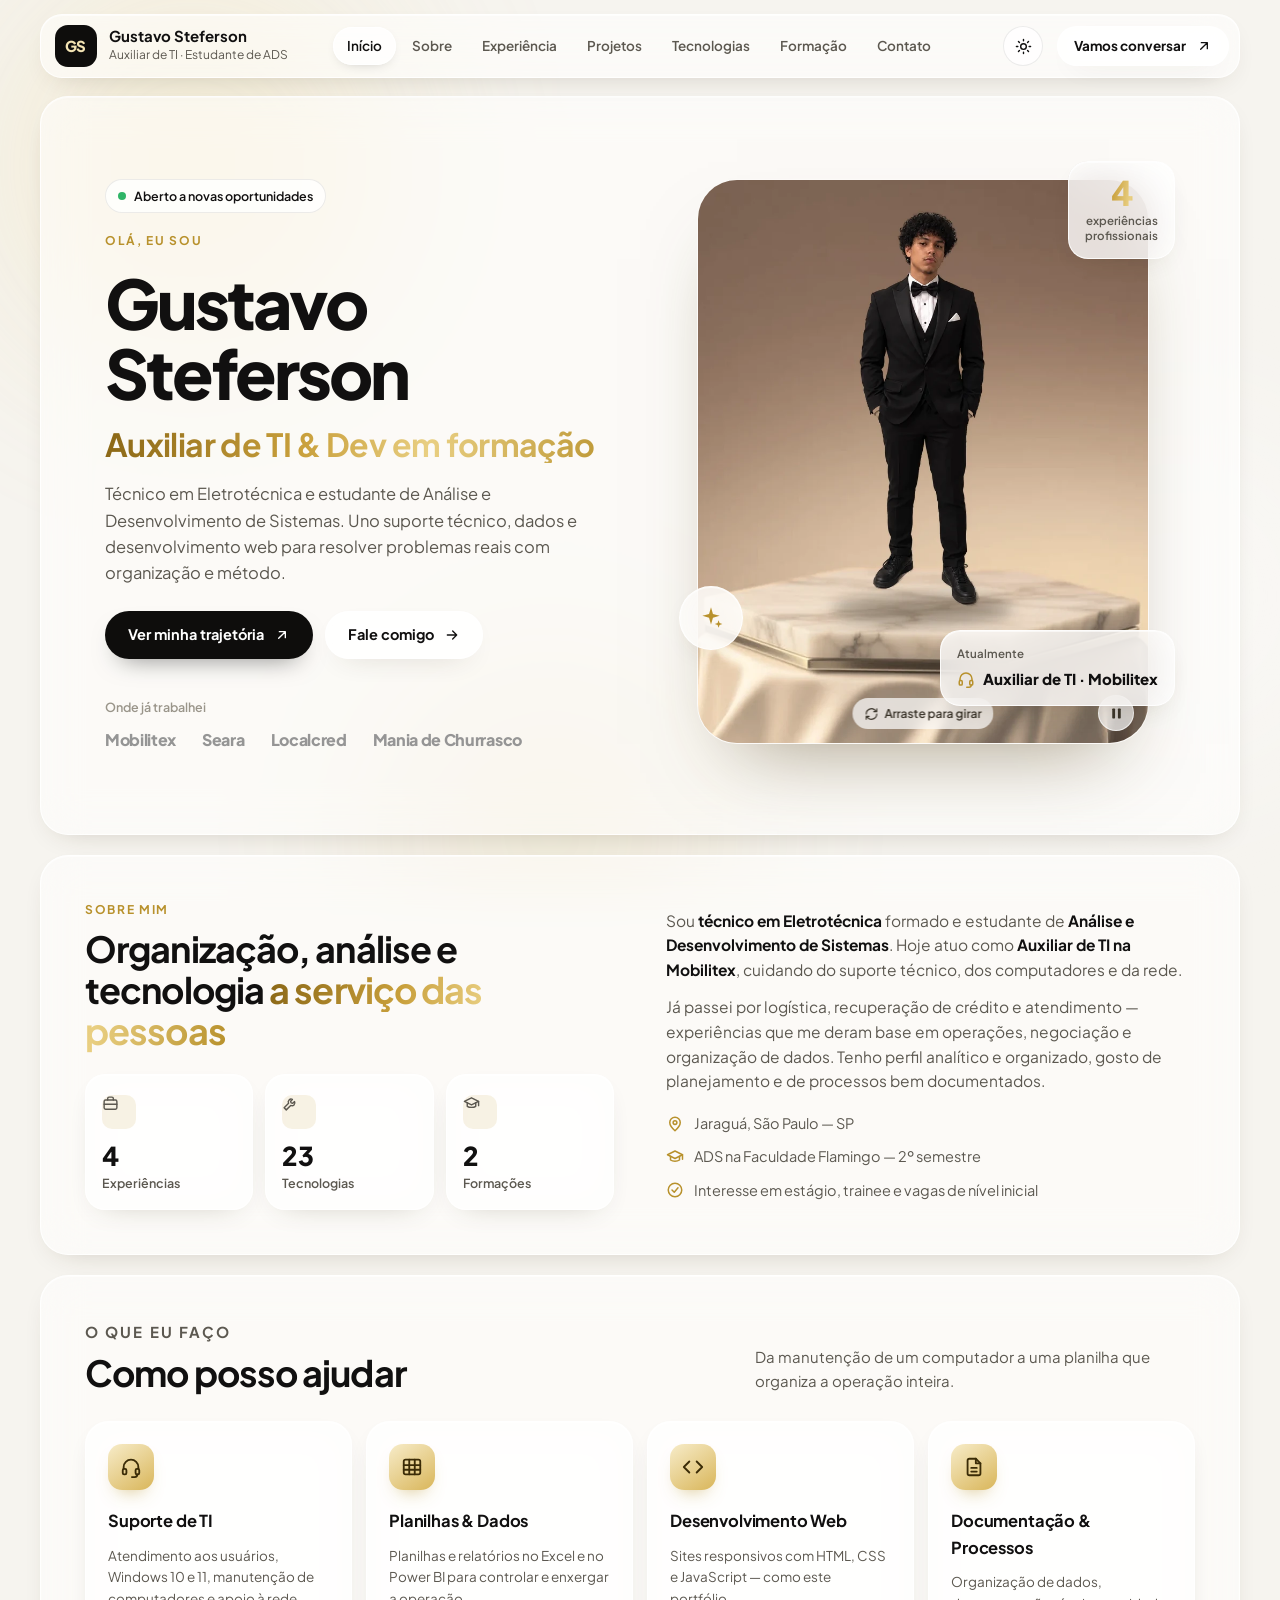
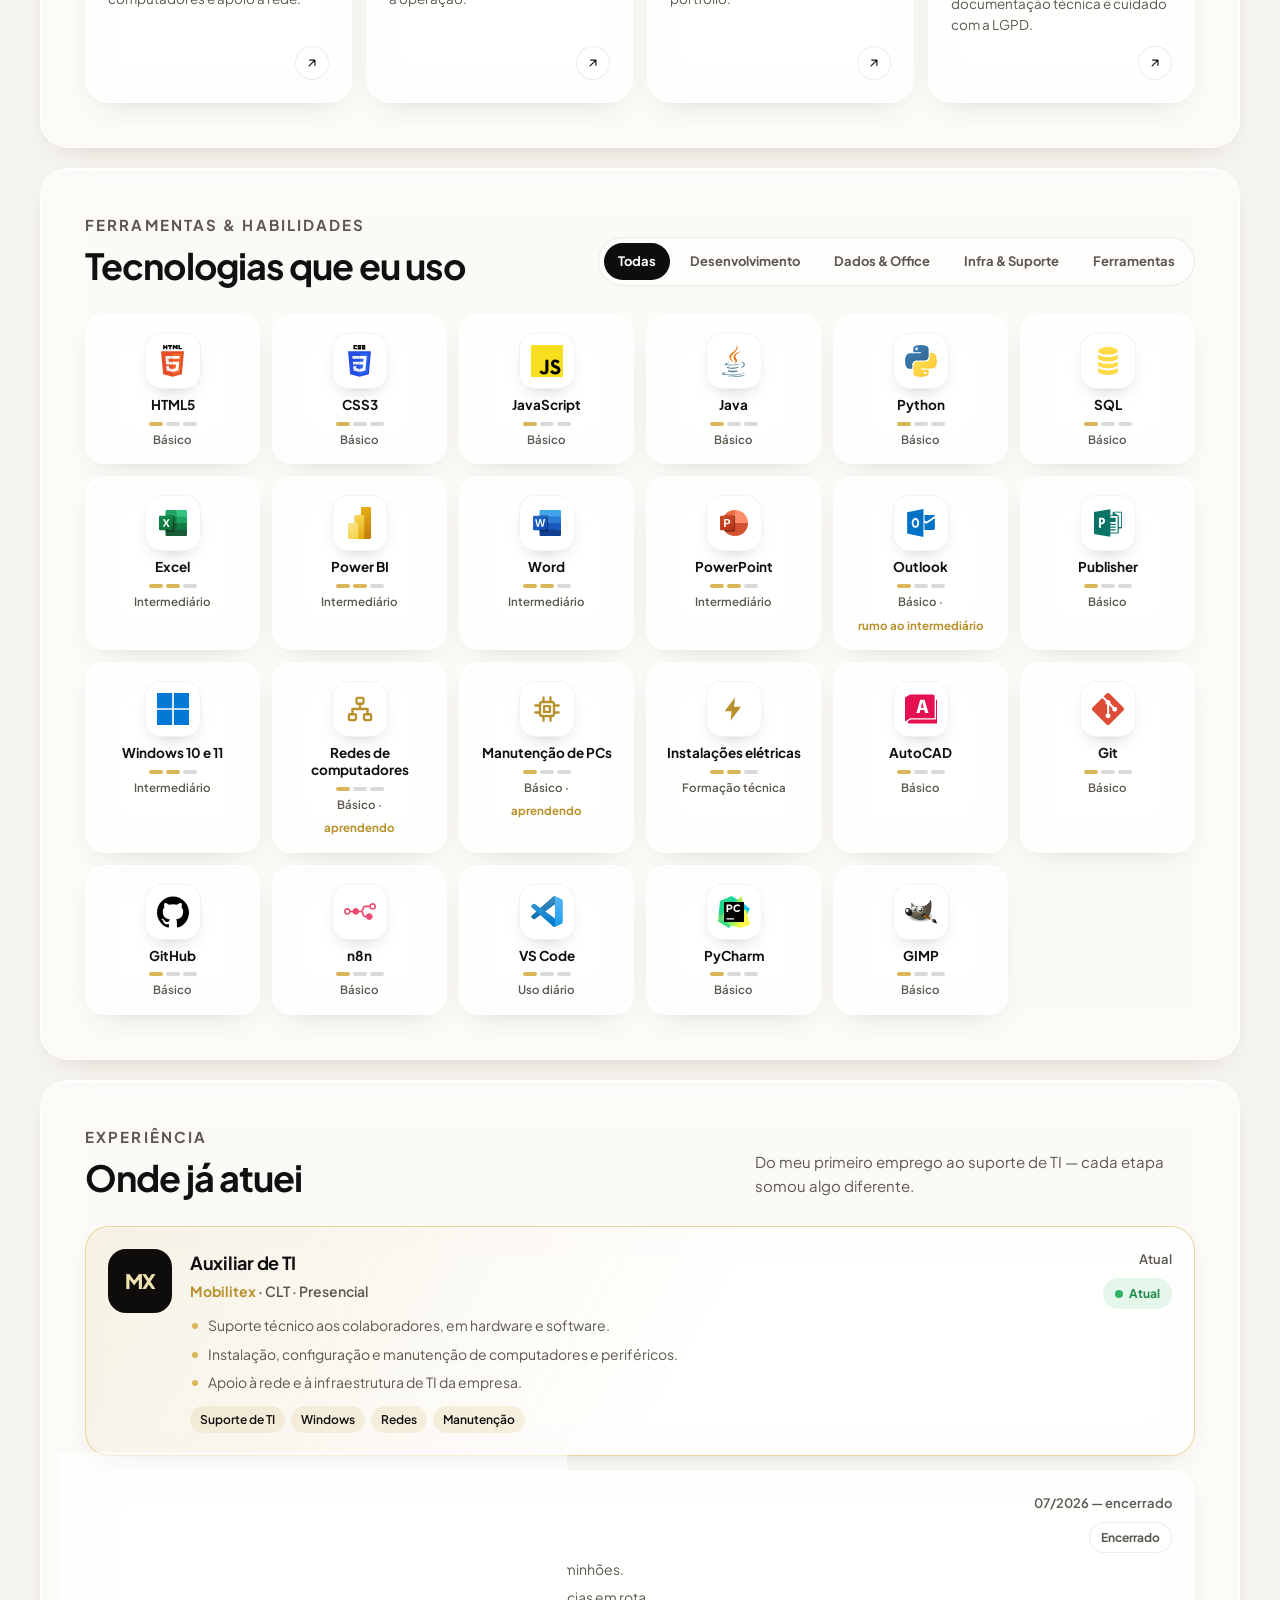
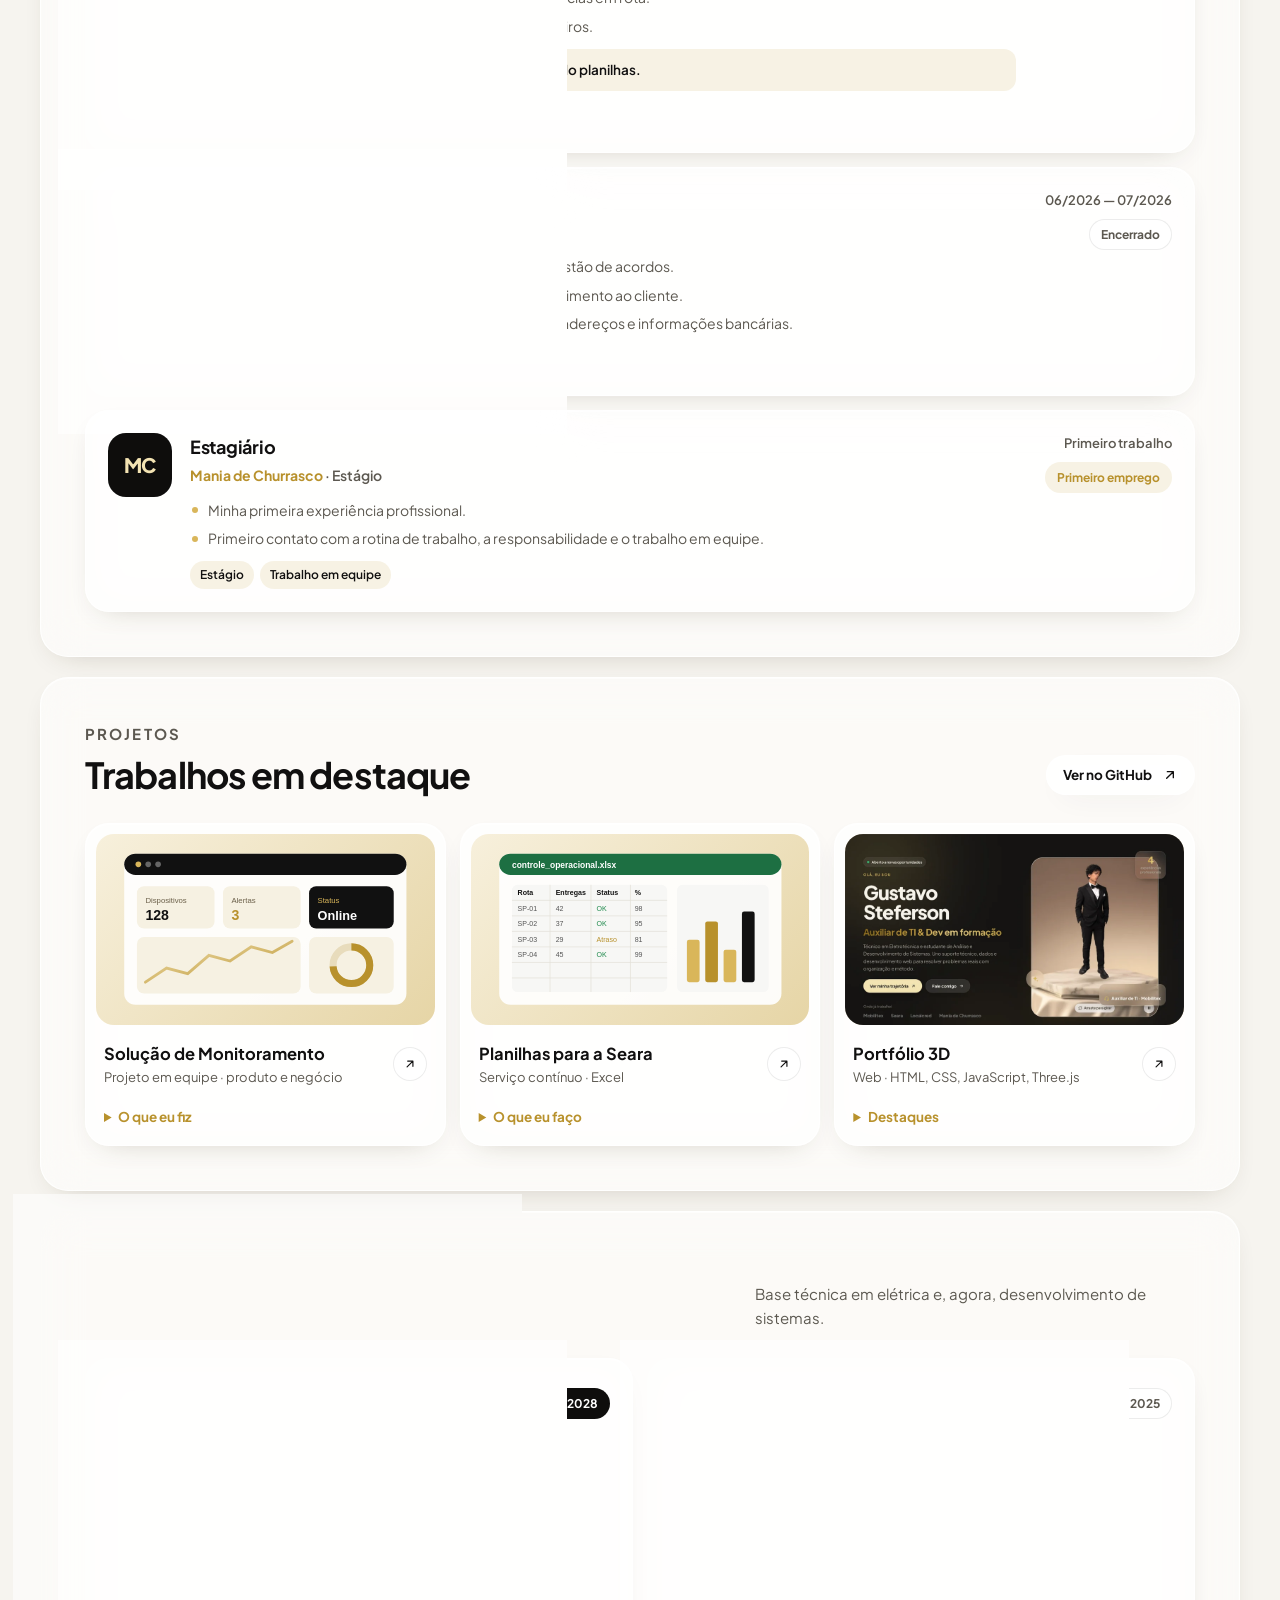
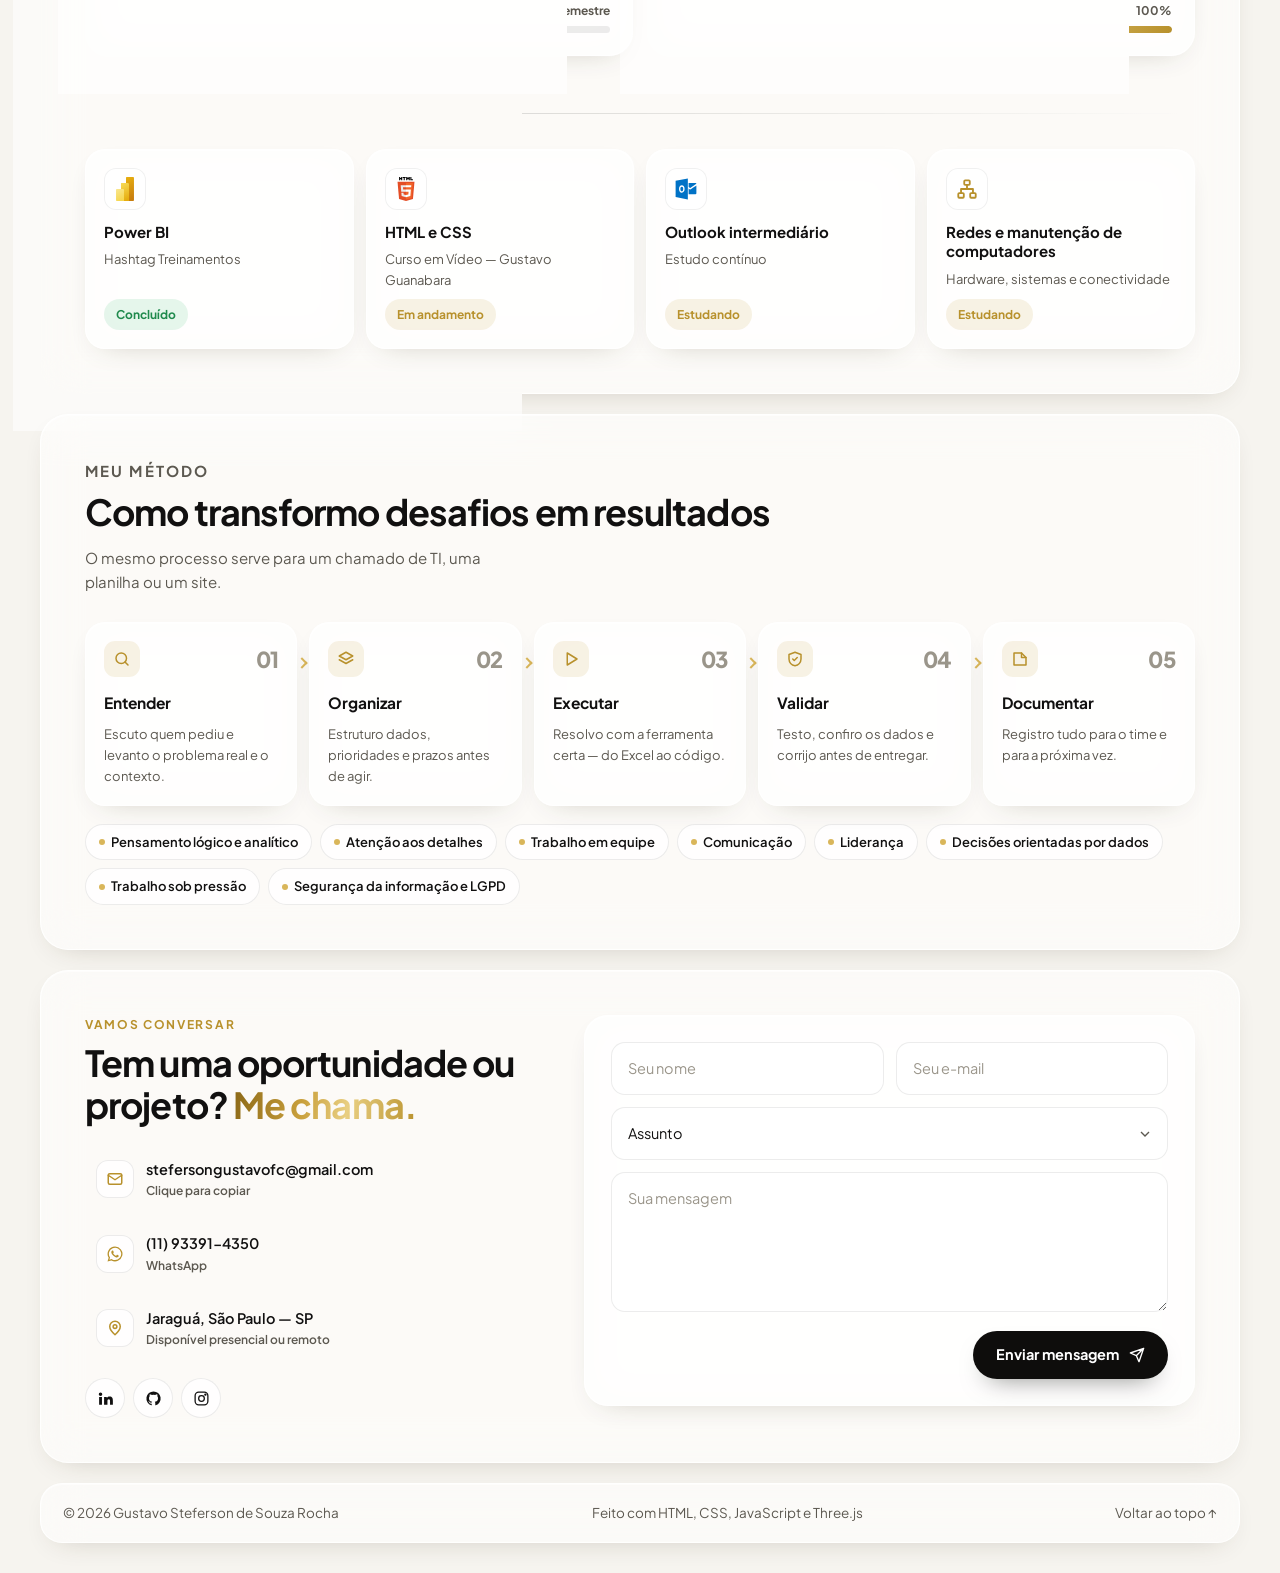
<file: index.html>
<!DOCTYPE html>
<html lang="pt-BR">
<head>
<meta charset="UTF-8">
<meta name="viewport" content="width=device-width, initial-scale=1.0">
<title>Gustavo Steferson — Auxiliar de TI e estudante de ADS</title>
<meta name="description" content="Portfólio de Gustavo Steferson de Souza Rocha: Auxiliar de TI na Mobilitex, técnico em Eletrotécnica e estudante de Análise e Desenvolvimento de Sistemas.">
<meta name="author" content="Gustavo Steferson de Souza Rocha">
<meta name="theme-color" content="#f6f4ef">
<meta property="og:type" content="website">
<meta property="og:title" content="Gustavo Steferson — Auxiliar de TI e estudante de ADS">
<meta property="og:description" content="Portfólio de Gustavo Steferson de Souza Rocha: Auxiliar de TI na Mobilitex, técnico em Eletrotécnica e estudante de Análise e Desenvolvimento de Sistemas.">
<meta property="og:image" content="assets/img/hero/fallback.webp">
<meta property="og:locale" content="pt_BR">
<link rel="icon" href="assets/img/favicon.svg" type="image/svg+xml">
<script>
  (function () {
    var d = document.documentElement;
    d.classList.add('js');
    var t = null;
    try { t = localStorage.getItem('gs-theme'); } catch (e) {}
    d.dataset.theme = t === 'dark' ? 'dark' : 'light';
  })();
</script>
<link rel="preconnect" href="https://fonts.googleapis.com">
<link rel="preconnect" href="https://fonts.gstatic.com" crossorigin>
<link href="https://fonts.googleapis.com/css2?family=Plus+Jakarta+Sans:wght@400;500;600;700;800&display=swap" rel="stylesheet">
<link rel="stylesheet" href="assets/css/main.css">
<link rel="preload" as="image" href="assets/img/hero/fallback.webp">
<link rel="modulepreload" href="assets/vendor/three/three.module.min.js">
</head>
<body>
<a class="skip" href="#conteudo">Pular para o conteúdo</a>
<div class="backdrop" aria-hidden="true"><i></i><i></i><i></i></div>

<div class="wrap">
  <header class="nav glass" aria-label="Topo">
    <a class="brand" href="#inicio" aria-label="Gustavo Steferson — início">
      <span class="brand__mark" aria-hidden="true">GS</span>
      <span><b>Gustavo Steferson</b><small>Auxiliar de TI · Estudante de ADS</small></span>
    </a>
    <nav class="nav__links" id="menu" aria-label="Seções">
      <a href="#inicio">Início</a>
      <a href="#sobre">Sobre</a>
      <a href="#experiencia">Experiência</a>
      <a href="#projetos">Projetos</a>
      <a href="#tecnologias">Tecnologias</a>
      <a href="#formacao">Formação</a>
      <a href="#contato">Contato</a>
    </nav>
    <span class="spacer"></span>
    <button class="icon-btn theme-btn" type="button" aria-label="Alternar tema claro/escuro"><svg class="sun" viewBox="0 0 24 24" fill="none" stroke="currentColor" stroke-width="2" stroke-linecap="round" stroke-linejoin="round" aria-hidden="true"><circle cx="12" cy="12" r="4"/><path d="M12 2v2M12 20v2M4.9 4.9l1.4 1.4M17.7 17.7l1.4 1.4M2 12h2M20 12h2M4.9 19.1l1.4-1.4M17.7 6.3l1.4-1.4"/></svg><svg class="moon" viewBox="0 0 24 24" fill="none" stroke="currentColor" stroke-width="2" stroke-linecap="round" stroke-linejoin="round" aria-hidden="true"><path d="M21 12.8A9 9 0 1 1 11.2 3a7 7 0 0 0 9.8 9.8Z"/></svg></button>
    <a class="btn btn--glass btn--sm nav__cta" href="#contato">Vamos conversar <svg viewBox="0 0 24 24" fill="none" stroke="currentColor" stroke-width="2" stroke-linecap="round" stroke-linejoin="round" aria-hidden="true"><path d="M7 17 17 7M8 7h9v9"/></svg></a>
    <button class="icon-btn menu-btn" type="button" aria-label="Abrir menu" aria-controls="menu" aria-expanded="false"><svg viewBox="0 0 24 24" fill="none" stroke="currentColor" stroke-width="2" stroke-linecap="round" stroke-linejoin="round" aria-hidden="true"><path d="M4 7h16M4 12h16M4 17h10"/></svg></button>
  </header>

  <main id="conteudo">

    <!-- ================= HERO ================= -->
    <section id="inicio" class="hero glass" aria-labelledby="hero-title">
      <div class="hero__text">
        <span class="hero__status reveal"><span class="dot" aria-hidden="true"></span>Aberto a novas oportunidades</span>
        <p class="kicker reveal" style="--d:.04s">Olá, eu sou</p>
        <h1 id="hero-title" class="reveal" style="--d:.08s">Gustavo Steferson</h1>
        <p class="hero__role gold-text reveal" style="--d:.12s">Auxiliar de TI &amp; Dev em formação</p>
        <p class="hero__lead reveal" style="--d:.16s">Técnico em Eletrotécnica e estudante de Análise e Desenvolvimento de Sistemas. Uno suporte técnico, dados e desenvolvimento web para resolver problemas reais com organização e método.</p>
        <div class="hero__actions reveal" style="--d:.2s">
          <a class="btn" href="#experiencia">Ver minha trajetória <svg viewBox="0 0 24 24" fill="none" stroke="currentColor" stroke-width="2" stroke-linecap="round" stroke-linejoin="round" aria-hidden="true"><path d="M7 17 17 7M8 7h9v9"/></svg></a>
          <a class="btn btn--glass" href="#contato">Fale comigo <svg viewBox="0 0 24 24" fill="none" stroke="currentColor" stroke-width="2" stroke-linecap="round" stroke-linejoin="round" aria-hidden="true"><path d="M5 12h14M13 6l6 6-6 6"/></svg></a>
        </div>
        <div class="worked reveal" style="--d:.24s">
          <p>Onde já trabalhei</p>
          <ul>
            <li>Mobilitex</li>
            <li>Seara</li>
            <li>Localcred</li>
            <li>Mania de Churrasco</li>
          </ul>
        </div>
      </div>

      <div class="stage-wrap reveal" style="--d:.1s">
        <div class="stage" id="stage">
          <img class="stage__fallback" src="assets/img/hero/fallback.webp" width="841" height="1051" alt="Gustavo de terno preto e gravata-borboleta, em pé sobre uma plataforma de mármore com borda dourada">
          <span class="stage__hint"><svg viewBox="0 0 24 24" fill="none" stroke="currentColor" stroke-width="2" stroke-linecap="round" stroke-linejoin="round" aria-hidden="true"><path d="M3 12a9 9 0 0 1 15.5-6.2L21 8M21 3v5h-5M21 12a9 9 0 0 1-15.5 6.2L3 16M3 21v-5h5"/></svg>Arraste para girar</span>
          <button class="icon-btn stage__toggle" type="button" aria-label="Pausar animação" aria-pressed="false"><svg viewBox="0 0 24 24" fill="currentColor" aria-hidden="true"><rect x="6" y="5" width="4" height="14" rx="1"/><rect x="14" y="5" width="4" height="14" rx="1"/></svg></button>
        </div>
        <div class="float-card float-card--a glass"><strong class="gold-text">4</strong><span>experiências<br>profissionais</span></div>
        <div class="float-card float-card--b glass"><small>Atualmente</small><strong><svg width="18" height="18" style="color:var(--gold)" viewBox="0 0 24 24" fill="none" stroke="currentColor" stroke-width="2" stroke-linecap="round" stroke-linejoin="round" aria-hidden="true"><path d="M4 14v-2a8 8 0 0 1 16 0v2"/><rect x="3" y="14" width="4" height="6" rx="1.5"/><rect x="17" y="14" width="4" height="6" rx="1.5"/><path d="M19 20a3 3 0 0 1-3 3h-3"/></svg> Auxiliar de TI · Mobilitex</strong></div>
        <div class="float-card float-card--c glass" aria-hidden="true"><svg viewBox="0 0 24 24" fill="currentColor" aria-hidden="true"><path d="M12 2l1.8 6.2L20 10l-6.2 1.8L12 18l-1.8-6.2L4 10l6.2-1.8L12 2Zm7 12 .9 2.6 2.6.9-2.6.9L19 21l-.9-2.6-2.6-.9 2.6-.9L19 14Z"/></svg></div>
      </div>
    </section>

    <!-- ================= SOBRE ================= -->
    <section id="sobre" class="section glass" aria-labelledby="sobre-title">
      <div class="about">
        <div>
          <p class="kicker reveal">Sobre mim</p>
          <h2 id="sobre-title" class="title reveal">Organização, análise e tecnologia <span class="gold-text">a serviço das pessoas</span></h2>
          <div class="stats">
            <div class="stat glass reveal"><span class="stat__ico"><svg viewBox="0 0 24 24" fill="none" stroke="currentColor" stroke-width="2" stroke-linecap="round" stroke-linejoin="round" aria-hidden="true"><rect x="3" y="7" width="18" height="13" rx="2"/><path d="M8 7V5a2 2 0 0 1 2-2h4a2 2 0 0 1 2 2v2M3 13h18"/></svg></span><strong>4</strong><span>Experiências</span></div>
            <div class="stat glass reveal" style="--d:.05s"><span class="stat__ico"><svg viewBox="0 0 24 24" fill="none" stroke="currentColor" stroke-width="2" stroke-linecap="round" stroke-linejoin="round" aria-hidden="true"><path d="M14.7 6.3a4 4 0 0 0-5.4 5.4L3 18l3 3 6.3-6.3a4 4 0 0 0 5.4-5.4l-2.5 2.5-2.4-.6-.6-2.4 2.5-2.5Z"/></svg></span><strong>23</strong><span>Tecnologias</span></div>
            <div class="stat glass reveal" style="--d:.1s"><span class="stat__ico"><svg viewBox="0 0 24 24" fill="none" stroke="currentColor" stroke-width="2" stroke-linecap="round" stroke-linejoin="round" aria-hidden="true"><path d="m2 9 10-5 10 5-10 5L2 9Z"/><path d="M6 11v5c3 2 9 2 12 0v-5M22 9v6"/></svg></span><strong>2</strong><span>Formações</span></div>
          </div>
        </div>
        <div class="about__text reveal" style="--d:.08s">
          <p>Sou <strong>técnico em Eletrotécnica</strong> formado e estudante de <strong>Análise e Desenvolvimento de Sistemas</strong>. Hoje atuo como <strong>Auxiliar de TI na Mobilitex</strong>, cuidando do suporte técnico, dos computadores e da rede.</p>
          <p>Já passei por logística, recuperação de crédito e atendimento — experiências que me deram base em operações, negociação e organização de dados. Tenho perfil analítico e organizado, gosto de planejamento e de processos bem documentados.</p>
          <ul class="about__facts">
            <li><svg viewBox="0 0 24 24" fill="none" stroke="currentColor" stroke-width="2" stroke-linecap="round" stroke-linejoin="round" aria-hidden="true"><path d="M12 21s-7-6.2-7-11a7 7 0 1 1 14 0c0 4.8-7 11-7 11Z"/><circle cx="12" cy="10" r="2.5"/></svg>Jaraguá, São Paulo — SP</li>
            <li><svg viewBox="0 0 24 24" fill="none" stroke="currentColor" stroke-width="2" stroke-linecap="round" stroke-linejoin="round" aria-hidden="true"><path d="m2 9 10-5 10 5-10 5L2 9Z"/><path d="M6 11v5c3 2 9 2 12 0v-5M22 9v6"/></svg>ADS na Faculdade Flamingo — 2º semestre</li>
            <li><svg viewBox="0 0 24 24" fill="none" stroke="currentColor" stroke-width="2" stroke-linecap="round" stroke-linejoin="round" aria-hidden="true"><circle cx="12" cy="12" r="9"/><path d="m8 12 3 3 5-6"/></svg>Interesse em estágio, trainee e vagas de nível inicial</li>
          </ul>
        </div>
      </div>
    </section>

    <!-- ================= SERVIÇOS ================= -->
    <section class="section glass" aria-labelledby="serv-title">
      <div class="section__head">
        <div><p class="kicker reveal">O que eu faço</p><h2 id="serv-title" class="title reveal">Como posso ajudar</h2></div>
        <p class="reveal">Da manutenção de um computador a uma planilha que organiza a operação inteira.</p>
      </div>
      <div class="services">
        <article class="service glass lift reveal"><span class="service__ico"><svg viewBox="0 0 24 24" fill="none" stroke="currentColor" stroke-width="2" stroke-linecap="round" stroke-linejoin="round" aria-hidden="true"><path d="M4 14v-2a8 8 0 0 1 16 0v2"/><rect x="3" y="14" width="4" height="6" rx="1.5"/><rect x="17" y="14" width="4" height="6" rx="1.5"/><path d="M19 20a3 3 0 0 1-3 3h-3"/></svg></span><h3>Suporte de TI</h3><p>Atendimento aos usuários, Windows 10 e 11, manutenção de computadores e apoio à rede.</p><span class="arrow-btn"><svg viewBox="0 0 24 24" fill="none" stroke="currentColor" stroke-width="2" stroke-linecap="round" stroke-linejoin="round" aria-hidden="true"><path d="M7 17 17 7M8 7h9v9"/></svg></span></article>
        <article class="service glass lift reveal" style="--d:.05s"><span class="service__ico"><svg viewBox="0 0 24 24" fill="none" stroke="currentColor" stroke-width="2" stroke-linecap="round" stroke-linejoin="round" aria-hidden="true"><rect x="3" y="4" width="18" height="16" rx="2"/><path d="M3 10h18M3 15h18M9 4v16M15 4v16"/></svg></span><h3>Planilhas &amp; Dados</h3><p>Planilhas e relatórios no Excel e no Power BI para controlar e enxergar a operação.</p><span class="arrow-btn"><svg viewBox="0 0 24 24" fill="none" stroke="currentColor" stroke-width="2" stroke-linecap="round" stroke-linejoin="round" aria-hidden="true"><path d="M7 17 17 7M8 7h9v9"/></svg></span></article>
        <article class="service glass lift reveal" style="--d:.1s"><span class="service__ico"><svg viewBox="0 0 24 24" fill="none" stroke="currentColor" stroke-width="2" stroke-linecap="round" stroke-linejoin="round" aria-hidden="true"><path d="m8 6-6 6 6 6M16 6l6 6-6 6"/></svg></span><h3>Desenvolvimento Web</h3><p>Sites responsivos com HTML, CSS e JavaScript — como este portfólio.</p><span class="arrow-btn"><svg viewBox="0 0 24 24" fill="none" stroke="currentColor" stroke-width="2" stroke-linecap="round" stroke-linejoin="round" aria-hidden="true"><path d="M7 17 17 7M8 7h9v9"/></svg></span></article>
        <article class="service glass lift reveal" style="--d:.15s"><span class="service__ico"><svg viewBox="0 0 24 24" fill="none" stroke="currentColor" stroke-width="2" stroke-linecap="round" stroke-linejoin="round" aria-hidden="true"><path d="M14 3H7a2 2 0 0 0-2 2v14a2 2 0 0 0 2 2h10a2 2 0 0 0 2-2V8l-5-5Z"/><path d="M14 3v5h5M9 13h6M9 17h6"/></svg></span><h3>Documentação &amp; Processos</h3><p>Organização de dados, documentação técnica e cuidado com a LGPD.</p><span class="arrow-btn"><svg viewBox="0 0 24 24" fill="none" stroke="currentColor" stroke-width="2" stroke-linecap="round" stroke-linejoin="round" aria-hidden="true"><path d="M7 17 17 7M8 7h9v9"/></svg></span></article>
      </div>
    </section>

    <!-- ================= TECNOLOGIAS ================= -->
    <section id="tecnologias" class="section glass" aria-labelledby="tec-title">
      <div class="section__head">
        <div><p class="kicker reveal">Ferramentas &amp; habilidades</p><h2 id="tec-title" class="title reveal">Tecnologias que eu uso</h2></div>
        <div class="filters reveal" role="group" aria-label="Filtrar tecnologias">
          <button type="button" data-filter="all" aria-pressed="true">Todas</button>
          <button type="button" data-filter="dev" aria-pressed="false">Desenvolvimento</button>
          <button type="button" data-filter="data" aria-pressed="false">Dados &amp; Office</button>
          <button type="button" data-filter="infra" aria-pressed="false">Infra &amp; Suporte</button>
          <button type="button" data-filter="tools" aria-pressed="false">Ferramentas</button>
        </div>
      </div>
      <ul class="tools reveal">
        <li class="tool glass lift" data-cat="dev" data-level="1">
          <span class="tool__logo"><img src="assets/img/logos/html.svg" alt="" width="32" height="32" loading="lazy" decoding="async"></span>
          <b>HTML5</b>
          <span class="tool__lvl"><span class="meter" aria-hidden="true"></span>Básico</span>
        </li>
        <li class="tool glass lift" data-cat="dev" data-level="1">
          <span class="tool__logo"><img src="assets/img/logos/css.svg" alt="" width="32" height="32" loading="lazy" decoding="async"></span>
          <b>CSS3</b>
          <span class="tool__lvl"><span class="meter" aria-hidden="true"></span>Básico</span>
        </li>
        <li class="tool glass lift" data-cat="dev" data-level="1">
          <span class="tool__logo"><img src="assets/img/logos/javascript.svg" alt="" width="32" height="32" loading="lazy" decoding="async"></span>
          <b>JavaScript</b>
          <span class="tool__lvl"><span class="meter" aria-hidden="true"></span>Básico</span>
        </li>
        <li class="tool glass lift" data-cat="dev" data-level="1">
          <span class="tool__logo"><img src="assets/img/logos/java.svg" alt="" width="32" height="32" loading="lazy" decoding="async"></span>
          <b>Java</b>
          <span class="tool__lvl"><span class="meter" aria-hidden="true"></span>Básico</span>
        </li>
        <li class="tool glass lift" data-cat="dev" data-level="1">
          <span class="tool__logo"><img src="assets/img/logos/python.svg" alt="" width="32" height="32" loading="lazy" decoding="async"></span>
          <b>Python</b>
          <span class="tool__lvl"><span class="meter" aria-hidden="true"></span>Básico</span>
        </li>
        <li class="tool glass lift" data-cat="dev" data-level="1">
          <span class="tool__logo"><img src="assets/img/logos/sql.svg" alt="" width="32" height="32" loading="lazy" decoding="async"></span>
          <b>SQL</b>
          <span class="tool__lvl"><span class="meter" aria-hidden="true"></span>Básico</span>
        </li>
        <li class="tool glass lift" data-cat="data" data-level="2">
          <span class="tool__logo"><img src="assets/img/logos/excel.svg" alt="" width="32" height="32" loading="lazy" decoding="async"></span>
          <b>Excel</b>
          <span class="tool__lvl"><span class="meter" aria-hidden="true"></span>Intermediário</span>
        </li>
        <li class="tool glass lift" data-cat="data" data-level="2">
          <span class="tool__logo"><img src="assets/img/logos/powerbi.svg" alt="" width="32" height="32" loading="lazy" decoding="async"></span>
          <b>Power BI</b>
          <span class="tool__lvl"><span class="meter" aria-hidden="true"></span>Intermediário</span>
        </li>
        <li class="tool glass lift" data-cat="data" data-level="2">
          <span class="tool__logo"><img src="assets/img/logos/word.svg" alt="" width="32" height="32" loading="lazy" decoding="async"></span>
          <b>Word</b>
          <span class="tool__lvl"><span class="meter" aria-hidden="true"></span>Intermediário</span>
        </li>
        <li class="tool glass lift" data-cat="data" data-level="2">
          <span class="tool__logo"><img src="assets/img/logos/powerpoint.svg" alt="" width="32" height="32" loading="lazy" decoding="async"></span>
          <b>PowerPoint</b>
          <span class="tool__lvl"><span class="meter" aria-hidden="true"></span>Intermediário</span>
        </li>
        <li class="tool glass lift" data-cat="data" data-level="1">
          <span class="tool__logo"><img src="assets/img/logos/outlook.svg" alt="" width="32" height="32" loading="lazy" decoding="async"></span>
          <b>Outlook</b>
          <span class="tool__lvl"><span class="meter" aria-hidden="true"></span>Básico · <em>rumo ao intermediário</em></span>
        </li>
        <li class="tool glass lift" data-cat="data" data-level="1">
          <span class="tool__logo"><img src="assets/img/logos/publisher.svg" alt="" width="32" height="32" loading="lazy" decoding="async"></span>
          <b>Publisher</b>
          <span class="tool__lvl"><span class="meter" aria-hidden="true"></span>Básico</span>
        </li>
        <li class="tool glass lift" data-cat="infra" data-level="2">
          <span class="tool__logo"><img src="assets/img/logos/windows.svg" alt="" width="32" height="32" loading="lazy" decoding="async"></span>
          <b>Windows 10 e 11</b>
          <span class="tool__lvl"><span class="meter" aria-hidden="true"></span>Intermediário</span>
        </li>
        <li class="tool glass lift" data-cat="infra" data-level="1">
          <span class="tool__logo"><svg viewBox="0 0 24 24" fill="none" stroke="currentColor" stroke-width="2" stroke-linecap="round" stroke-linejoin="round" aria-hidden="true"><rect x="9" y="2.5" width="6" height="5" rx="1"/><rect x="2.5" y="16.5" width="6" height="5" rx="1"/><rect x="15.5" y="16.5" width="6" height="5" rx="1"/><path d="M12 7.5v4.5M5.5 16.5V12h13v4.5"/></svg></span>
          <b>Redes de computadores</b>
          <span class="tool__lvl"><span class="meter" aria-hidden="true"></span>Básico · <em>aprendendo</em></span>
        </li>
        <li class="tool glass lift" data-cat="infra" data-level="1">
          <span class="tool__logo"><svg viewBox="0 0 24 24" fill="none" stroke="currentColor" stroke-width="2" stroke-linecap="round" stroke-linejoin="round" aria-hidden="true"><rect x="6" y="6" width="12" height="12" rx="2"/><rect x="9.5" y="9.5" width="5" height="5"/><path d="M9 2v4M15 2v4M9 18v4M15 18v4M2 9h4M2 15h4M18 9h4M18 15h4"/></svg></span>
          <b>Manutenção de PCs</b>
          <span class="tool__lvl"><span class="meter" aria-hidden="true"></span>Básico · <em>aprendendo</em></span>
        </li>
        <li class="tool glass lift" data-cat="infra" data-level="2">
          <span class="tool__logo"><svg viewBox="0 0 24 24" fill="currentColor" aria-hidden="true"><path d="M13 2 4 14h6l-1 8 9-12h-6l1-8Z"/></svg></span>
          <b>Instalações elétricas</b>
          <span class="tool__lvl"><span class="meter" aria-hidden="true"></span>Formação técnica</span>
        </li>
        <li class="tool glass lift" data-cat="infra" data-level="1">
          <span class="tool__logo"><img src="assets/img/logos/autocad.svg" alt="" width="32" height="32" loading="lazy" decoding="async"></span>
          <b>AutoCAD</b>
          <span class="tool__lvl"><span class="meter" aria-hidden="true"></span>Básico</span>
        </li>
        <li class="tool glass lift" data-cat="tools" data-level="1">
          <span class="tool__logo"><img src="assets/img/logos/git.svg" alt="" width="32" height="32" loading="lazy" decoding="async"></span>
          <b>Git</b>
          <span class="tool__lvl"><span class="meter" aria-hidden="true"></span>Básico</span>
        </li>
        <li class="tool glass lift" data-cat="tools" data-level="1">
          <span class="tool__logo"><img src="assets/img/logos/github.svg" alt="" width="32" height="32" loading="lazy" decoding="async"></span>
          <b>GitHub</b>
          <span class="tool__lvl"><span class="meter" aria-hidden="true"></span>Básico</span>
        </li>
        <li class="tool glass lift" data-cat="tools" data-level="1">
          <span class="tool__logo"><img src="assets/img/logos/n8n.svg" alt="" width="32" height="32" loading="lazy" decoding="async"></span>
          <b>n8n</b>
          <span class="tool__lvl"><span class="meter" aria-hidden="true"></span>Básico</span>
        </li>
        <li class="tool glass lift" data-cat="tools" data-level="1">
          <span class="tool__logo"><img src="assets/img/logos/vscode.svg" alt="" width="32" height="32" loading="lazy" decoding="async"></span>
          <b>VS Code</b>
          <span class="tool__lvl"><span class="meter" aria-hidden="true"></span>Uso diário</span>
        </li>
        <li class="tool glass lift" data-cat="tools" data-level="1">
          <span class="tool__logo"><img src="assets/img/logos/pycharm.svg" alt="" width="32" height="32" loading="lazy" decoding="async"></span>
          <b>PyCharm</b>
          <span class="tool__lvl"><span class="meter" aria-hidden="true"></span>Básico</span>
        </li>
        <li class="tool glass lift" data-cat="tools" data-level="1">
          <span class="tool__logo"><img src="assets/img/logos/gimp.svg" alt="" width="32" height="32" loading="lazy" decoding="async"></span>
          <b>GIMP</b>
          <span class="tool__lvl"><span class="meter" aria-hidden="true"></span>Básico</span>
        </li>
      </ul>
    </section>

    <!-- ================= EXPERIÊNCIA ================= -->
    <section id="experiencia" class="section glass" aria-labelledby="exp-title">
      <div class="section__head">
        <div><p class="kicker reveal">Experiência</p><h2 id="exp-title" class="title reveal">Onde já atuei</h2></div>
        <p class="reveal">Do meu primeiro emprego ao suporte de TI — cada etapa somou algo diferente.</p>
      </div>
      <ol class="jobs">
        <li class="job glass lift reveal job--current">
          <span class="job__logo" aria-hidden="true">MX</span>
          <div>
            <h3>Auxiliar de TI</h3>
            <p class="job__org"><b>Mobilitex</b> · CLT · Presencial</p>
            <ul><li>Suporte técnico aos colaboradores, em hardware e software.</li><li>Instalação, configuração e manutenção de computadores e periféricos.</li><li>Apoio à rede e à infraestrutura de TI da empresa.</li></ul>
            
            <div class="tags"><span class="tag">Suporte de TI</span><span class="tag">Windows</span><span class="tag">Redes</span><span class="tag">Manutenção</span></div>
          </div>
          <div class="job__side"><span class="job__period">Atual</span><span class="pill pill--green"><span class="dot" aria-hidden="true"></span> Atual</span></div>
        </li>
        <li class="job glass lift reveal">
          <span class="job__logo" aria-hidden="true">SE</span>
          <div>
            <h3>Supervisor de Transporte</h3>
            <p class="job__org"><b>Seara</b> · Home Office</p>
            <ul><li>Supervisão da operação de transporte e da frota de caminhões.</li><li>Acompanhamento de motoristas e tratativa de ocorrências em rota.</li><li>Responsabilidade pela gestão de documentos financeiros.</li></ul>
            <p class="job__note"><svg viewBox="0 0 24 24" fill="none" stroke="currentColor" stroke-width="2" stroke-linecap="round" stroke-linejoin="round" aria-hidden="true"><rect x="3" y="4" width="18" height="16" rx="2"/><path d="M3 10h18M3 15h18M9 4v16M15 4v16"/></svg>Ainda presto serviços para a Seara criando e mantendo planilhas.</p>
            <div class="tags"><span class="tag">Logística</span><span class="tag">Gestão de ocorrências</span><span class="tag">Planilhas</span></div>
          </div>
          <div class="job__side"><span class="job__period">07/2026 — encerrado</span><span class="pill ">Encerrado</span></div>
        </li>
        <li class="job glass lift reveal">
          <span class="job__logo" aria-hidden="true">LC</span>
          <div>
            <h3>Recuperador de Crédito</h3>
            <p class="job__org"><b>Localcred</b> · CLT · Presencial</p>
            <ul><li>Negociação e recuperação de créditos em atraso e gestão de acordos.</li><li>Atualização de carteiras, organização de dados e atendimento ao cliente.</li><li>Responsabilidade com dados sensíveis, como CPFs, endereços e informações bancárias.</li></ul>
            
            <div class="tags"><span class="tag">Negociação</span><span class="tag">Atendimento</span><span class="tag">LGPD</span></div>
          </div>
          <div class="job__side"><span class="job__period">06/2026 — 07/2026</span><span class="pill ">Encerrado</span></div>
        </li>
        <li class="job glass lift reveal">
          <span class="job__logo" aria-hidden="true">MC</span>
          <div>
            <h3>Estagiário</h3>
            <p class="job__org"><b>Mania de Churrasco</b> · Estágio</p>
            <ul><li>Minha primeira experiência profissional.</li><li>Primeiro contato com a rotina de trabalho, a responsabilidade e o trabalho em equipe.</li></ul>
            
            <div class="tags"><span class="tag">Estágio</span><span class="tag">Trabalho em equipe</span></div>
          </div>
          <div class="job__side"><span class="job__period">Primeiro trabalho</span><span class="pill pill--gold">Primeiro emprego</span></div>
        </li>
      </ol>
    </section>

    <!-- ================= PROJETOS ================= -->
    <section id="projetos" class="section glass" aria-labelledby="proj-title">
      <div class="section__head">
        <div><p class="kicker reveal">Projetos</p><h2 id="proj-title" class="title reveal">Trabalhos em destaque</h2></div>
        <a class="btn btn--glass btn--sm reveal" href="https://github.com/RaioWhitex" target="_blank" rel="noopener noreferrer">Ver no GitHub <svg viewBox="0 0 24 24" fill="none" stroke="currentColor" stroke-width="2" stroke-linecap="round" stroke-linejoin="round" aria-hidden="true"><path d="M7 17 17 7M8 7h9v9"/></svg></a>
      </div>
      <div class="projects">
        <article class="project glass lift reveal">
          <div class="project__visual"><svg viewBox="0 0 480 270" role="img" aria-label="Ilustração de um painel de monitoramento">
  <defs><linearGradient id="gA" x1="0" y1="0" x2="1" y2="1"><stop offset="0" stop-color="#f3e3b3"/><stop offset="1" stop-color="#b8912c"/></linearGradient></defs>
  <rect x="40" y="28" width="400" height="214" rx="16" fill="#fff" opacity=".92"/>
  <rect x="40" y="28" width="400" height="30" rx="16" fill="#111"/><circle cx="60" cy="43" r="4" fill="#d9b65a"/><circle cx="74" cy="43" r="4" fill="#666"/><circle cx="88" cy="43" r="4" fill="#666"/>
  <rect x="58" y="74" width="110" height="60" rx="10" fill="#f6f1e2"/><text x="70" y="98" font-family="sans-serif" font-size="11" fill="#6b604a">Dispositivos</text><text x="70" y="122" font-family="sans-serif" font-weight="700" font-size="20" fill="#111">128</text>
  <rect x="180" y="74" width="110" height="60" rx="10" fill="#f6f1e2"/><text x="192" y="98" font-family="sans-serif" font-size="11" fill="#6b604a">Alertas</text><text x="192" y="122" font-family="sans-serif" font-weight="700" font-size="20" fill="#b8912c">3</text>
  <rect x="302" y="74" width="120" height="60" rx="10" fill="#111"/><text x="314" y="98" font-family="sans-serif" font-size="11" fill="#d9b65a">Status</text><text x="314" y="122" font-family="sans-serif" font-weight="700" font-size="18" fill="#fff">Online</text>
  <rect x="58" y="146" width="232" height="80" rx="10" fill="#f6f1e2"/>
  <path d="M70 210 L100 190 L130 198 L160 172 L190 180 L220 160 L250 168 L278 152" fill="none" stroke="url(#gA)" stroke-width="4" stroke-linecap="round"/>
  <rect x="302" y="146" width="120" height="80" rx="10" fill="#f6f1e2"/><circle cx="362" cy="186" r="26" fill="none" stroke="#e8dcbc" stroke-width="10"/><circle cx="362" cy="186" r="26" fill="none" stroke="#b8912c" stroke-width="10" stroke-dasharray="120 200" transform="rotate(-90 362 186)"/>
</svg></div>
          <div class="project__body"><div><h3>Solução de Monitoramento</h3><p>Projeto em equipe · produto e negócio</p></div><span class="arrow-btn"><svg viewBox="0 0 24 24" fill="none" stroke="currentColor" stroke-width="2" stroke-linecap="round" stroke-linejoin="round" aria-hidden="true"><path d="M7 17 17 7M8 7h9v9"/></svg></span></div>
          <details><summary>O que eu fiz</summary><ul>
            <li>Criação e desenvolvimento de um sistema de monitoramento.</li>
            <li>Planejamento do produto, funcionalidades e modelo de negócio.</li>
            <li>Pesquisa de tecnologias, componentes e soluções.</li>
            <li>Levantamento de custos, precificação e viabilidade financeira.</li>
            <li>Planejamento da integração entre hardware e software.</li>
            <li>Documentação técnica, comercial e estratégica.</li>
          </ul></details>
        </article>
        <article class="project glass lift reveal" style="--d:.05s">
          <div class="project__visual"><svg viewBox="0 0 480 270" role="img" aria-label="Ilustração de uma planilha com gráfico">
  <rect x="40" y="28" width="400" height="214" rx="16" fill="#fff" opacity=".92"/>
  <rect x="40" y="28" width="400" height="30" rx="16" fill="#1d6f42"/><text x="58" y="48" font-family="sans-serif" font-weight="700" font-size="12" fill="#fff">controle_operacional.xlsx</text>
  <g font-family="sans-serif" font-size="10" fill="#555">
    <rect x="58" y="72" width="220" height="152" rx="8" fill="#f7f7f5"/>
    <g stroke="#e3e0d8"><path d="M58 94h220M58 116h220M58 138h220M58 160h220M58 182h220M58 204h220M112 72v152M170 72v152M226 72v152"/></g>
    <text x="66" y="87" font-weight="700" fill="#111">Rota</text><text x="120" y="87" font-weight="700" fill="#111">Entregas</text><text x="178" y="87" font-weight="700" fill="#111">Status</text><text x="232" y="87" font-weight="700" fill="#111">%</text>
    <text x="66" y="109">SP-01</text><text x="120" y="109">42</text><text x="178" y="109" fill="#1f8a4c">OK</text><text x="232" y="109">98</text>
    <text x="66" y="131">SP-02</text><text x="120" y="131">37</text><text x="178" y="131" fill="#1f8a4c">OK</text><text x="232" y="131">95</text>
    <text x="66" y="153">SP-03</text><text x="120" y="153">29</text><text x="178" y="153" fill="#b8912c">Atraso</text><text x="232" y="153">81</text>
    <text x="66" y="175">SP-04</text><text x="120" y="175">45</text><text x="178" y="175" fill="#1f8a4c">OK</text><text x="232" y="175">99</text>
  </g>
  <rect x="292" y="72" width="130" height="152" rx="8" fill="#f7f7f5"/>
  <g fill="#d9b65a"><rect x="306" y="150" width="18" height="60" rx="3"/><rect x="332" y="124" width="18" height="86" rx="3" fill="#b8912c"/><rect x="358" y="164" width="18" height="46" rx="3"/><rect x="384" y="110" width="18" height="100" rx="3" fill="#111"/></g>
</svg></div>
          <div class="project__body"><div><h3>Planilhas para a Seara</h3><p>Serviço contínuo · Excel</p></div><span class="arrow-btn"><svg viewBox="0 0 24 24" fill="none" stroke="currentColor" stroke-width="2" stroke-linecap="round" stroke-linejoin="round" aria-hidden="true"><path d="M7 17 17 7M8 7h9v9"/></svg></span></div>
          <details><summary>O que eu faço</summary><ul>
            <li>Criação e manutenção de planilhas sob demanda.</li>
            <li>Organização de dados da operação para consulta rápida.</li>
          </ul></details>
        </article>
        <article class="project glass lift reveal" style="--d:.1s">
          <div class="project__visual"><img src="assets/img/projects/portfolio.webp" alt="Tela inicial deste portfólio" loading="lazy" width="960" height="540"></div>
          <div class="project__body"><div><h3>Portfólio 3D</h3><p>Web · HTML, CSS, JavaScript, Three.js</p></div><a class="arrow-btn" href="https://github.com/RaioWhitex/Claude-Code" target="_blank" rel="noopener noreferrer" aria-label="Código do portfólio no GitHub"><svg viewBox="0 0 24 24" fill="none" stroke="currentColor" stroke-width="2" stroke-linecap="round" stroke-linejoin="round" aria-hidden="true"><path d="M7 17 17 7M8 7h9v9"/></svg></a></div>
          <details><summary>Destaques</summary><ul>
            <li>Personagem em relevo 3D girando sobre a plataforma.</li>
            <li>Layout responsivo com tema claro e escuro.</li>
            <li>Formulário que envia mensagens direto para o e-mail.</li>
          </ul></details>
        </article>
      </div>
    </section>

    <!-- ================= FORMAÇÃO ================= -->
    <section id="formacao" class="section glass" aria-labelledby="form-title">
      <div class="section__head">
        <div><p class="kicker reveal">Formação</p><h2 id="form-title" class="title reveal">Trajetória acadêmica</h2></div>
        <p class="reveal">Base técnica em elétrica e, agora, desenvolvimento de sistemas.</p>
      </div>
      <div class="edu-grid">
        <article class="school glass lift reveal">
          <div class="school__top"><span class="school__ico"><svg viewBox="0 0 24 24" fill="none" stroke="currentColor" stroke-width="2" stroke-linecap="round" stroke-linejoin="round" aria-hidden="true"><path d="m2 9 10-5 10 5-10 5L2 9Z"/><path d="M6 11v5c3 2 9 2 12 0v-5M22 9v6"/></svg></span><span class="pill pill--ink">2026 — 2028</span></div>
          <h3>Análise e Desenvolvimento de Sistemas</h3>
          <p class="school__inst">Faculdade Flamingo · Em andamento</p>
          <ul><li>Desenvolvimento web: HTML, CSS e JavaScript.</li><li>Desenvolvimento back-end em Java.</li><li>Lógica de programação e algoritmos.</li></ul>
          <div class="progress reveal"><div class="progress__row"><span>Progresso</span><span>2º semestre</span></div><div class="progress__bar"><span style="--p:25%"></span></div></div>
        </article>
        <article class="school glass lift reveal" style="--d:.05s">
          <div class="school__top"><span class="school__ico"><svg viewBox="0 0 24 24" fill="currentColor" aria-hidden="true"><path d="M13 2 4 14h6l-1 8 9-12h-6l1-8Z"/></svg></span><span class="pill">2023 — 2025</span></div>
          <h3>Técnico em Eletrotécnica</h3>
          <p class="school__inst">ETEC Jaraguá · Concluído</p>
          <ul><li>Instalações elétricas residenciais e industriais.</li><li>Interpretação de diagramas, projetos elétricos e plantas baixas.</li><li>Manutenção preventiva e corretiva em sistemas elétricos.</li></ul>
          <div class="progress reveal"><div class="progress__row"><span>Progresso</span><span>100%</span></div><div class="progress__bar"><span style="--p:100%"></span></div></div>
        </article>
      </div>

      <div class="subhead reveal"><h3>Cursos Extra curriculares</h3></div>
      <div class="courses">
        <article class="course glass lift reveal"><span class="course__logo"><img src="assets/img/logos/powerbi.svg" alt="" width="32" height="32" loading="lazy" decoding="async"></span><h4>Power BI</h4><p>Hashtag Treinamentos</p><span class="pill pill--green">Concluído</span></article>
        <article class="course glass lift reveal" style="--d:.05s"><span class="course__logo"><img src="assets/img/logos/html.svg" alt="" width="32" height="32" loading="lazy" decoding="async"></span><h4>HTML e CSS</h4><p>Curso em Vídeo — Gustavo Guanabara</p><span class="pill pill--gold">Em andamento</span></article>
        <article class="course glass lift reveal" style="--d:.1s"><span class="course__logo"><img src="assets/img/logos/outlook.svg" alt="" width="32" height="32" loading="lazy" decoding="async"></span><h4>Outlook intermediário</h4><p>Estudo contínuo</p><span class="pill pill--gold">Estudando</span></article>
        <article class="course glass lift reveal" style="--d:.15s"><span class="course__logo"><svg viewBox="0 0 24 24" fill="none" stroke="currentColor" stroke-width="2" stroke-linecap="round" stroke-linejoin="round" aria-hidden="true"><rect x="9" y="2.5" width="6" height="5" rx="1"/><rect x="2.5" y="16.5" width="6" height="5" rx="1"/><rect x="15.5" y="16.5" width="6" height="5" rx="1"/><path d="M12 7.5v4.5M5.5 16.5V12h13v4.5"/></svg></span><h4>Redes e manutenção de computadores</h4><p>Hardware, sistemas e conectividade</p><span class="pill pill--gold">Estudando</span></article>
      </div>
    </section>

    <!-- ================= MÉTODO ================= -->
    <section id="metodo" class="section glass" aria-labelledby="met-title">
      <div class="section__head">
        <div><p class="kicker reveal">Meu método</p><h2 id="met-title" class="title reveal">Como transformo desafios em resultados</h2></div>
        <p class="reveal">O mesmo processo serve para um chamado de TI, uma planilha ou um site.</p>
      </div>
      <ol class="process">
        <li class="step glass reveal"><div class="step__top"><span class="step__ico"><svg viewBox="0 0 24 24" fill="none" stroke="currentColor" stroke-width="2" stroke-linecap="round" stroke-linejoin="round" aria-hidden="true"><circle cx="11" cy="11" r="7"/><path d="m20 20-4-4"/></svg></span><span class="step__n">01</span></div><h3>Entender</h3><p>Escuto quem pediu e levanto o problema real e o contexto.</p></li>
        <li class="step glass reveal" style="--d:.05s"><div class="step__top"><span class="step__ico"><svg viewBox="0 0 24 24" fill="none" stroke="currentColor" stroke-width="2" stroke-linecap="round" stroke-linejoin="round" aria-hidden="true"><path d="m12 3 9 5-9 5-9-5 9-5Z"/><path d="m3 13 9 5 9-5"/></svg></span><span class="step__n">02</span></div><h3>Organizar</h3><p>Estruturo dados, prioridades e prazos antes de agir.</p></li>
        <li class="step glass reveal" style="--d:.1s"><div class="step__top"><span class="step__ico"><svg viewBox="0 0 24 24" fill="none" stroke="currentColor" stroke-width="2" stroke-linecap="round" stroke-linejoin="round" aria-hidden="true"><path d="M7 4v16l13-8L7 4Z"/></svg></span><span class="step__n">03</span></div><h3>Executar</h3><p>Resolvo com a ferramenta certa — do Excel ao código.</p></li>
        <li class="step glass reveal" style="--d:.15s"><div class="step__top"><span class="step__ico"><svg viewBox="0 0 24 24" fill="none" stroke="currentColor" stroke-width="2" stroke-linecap="round" stroke-linejoin="round" aria-hidden="true"><path d="M12 3 4 6v6c0 4.5 3.4 8.3 8 9 4.6-.7 8-4.5 8-9V6l-8-3Z"/><path d="m9 12 2 2 4-4"/></svg></span><span class="step__n">04</span></div><h3>Validar</h3><p>Testo, confiro os dados e corrijo antes de entregar.</p></li>
        <li class="step glass reveal" style="--d:.2s"><div class="step__top"><span class="step__ico"><svg viewBox="0 0 24 24" fill="none" stroke="currentColor" stroke-width="2" stroke-linecap="round" stroke-linejoin="round" aria-hidden="true"><path d="M4 4h10l6 6v10H4z"/><path d="M14 4v6h6"/></svg></span><span class="step__n">05</span></div><h3>Documentar</h3><p>Registro tudo para o time e para a próxima vez.</p></li>
      </ol>
      <div class="values reveal">
        <span>Pensamento lógico e analítico</span><span>Atenção aos detalhes</span><span>Trabalho em equipe</span><span>Comunicação</span><span>Liderança</span><span>Decisões orientadas por dados</span><span>Trabalho sob pressão</span><span>Segurança da informação e LGPD</span>
      </div>
    </section>

    <!-- ================= CONTATO ================= -->
    <section id="contato" class="section glass" aria-labelledby="contato-title">
      <div class="contact">
        <div>
          <p class="kicker reveal">Vamos conversar</p>
          <h2 id="contato-title" class="title reveal">Tem uma oportunidade ou projeto? <span class="gold-text">Me chama.</span></h2>
          <div class="contact__info reveal">
            <button type="button" data-copy="stefersongustavofc@gmail.com"><span class="contact__ico"><svg viewBox="0 0 24 24" fill="none" stroke="currentColor" stroke-width="2" stroke-linecap="round" stroke-linejoin="round" aria-hidden="true"><rect x="3" y="5" width="18" height="14" rx="2"/><path d="m3 7 9 6 9-6"/></svg></span><span>stefersongustavofc@gmail.com<small>Clique para copiar</small></span></button>
            <a href="https://wa.me/5511933914350" target="_blank" rel="noopener noreferrer"><span class="contact__ico"><svg viewBox="0 0 24 24" fill="currentColor" aria-hidden="true"><path d="M12.04 2a9.9 9.9 0 0 0-8.5 14.98L2 22l5.16-1.5A9.9 9.9 0 1 0 12.04 2Zm0 18.1a8.2 8.2 0 0 1-4.18-1.14l-.3-.18-3.06.9.9-2.98-.2-.31A8.2 8.2 0 1 1 12.04 20.1Zm4.5-6.14c-.25-.12-1.46-.72-1.69-.8-.23-.08-.39-.12-.55.12-.17.25-.64.8-.78.97-.14.16-.29.18-.53.06a6.7 6.7 0 0 1-3.37-2.94c-.25-.44.25-.41.72-1.36.08-.16.04-.3-.02-.43-.06-.12-.55-1.33-.76-1.82-.2-.48-.4-.41-.55-.42h-.47a.9.9 0 0 0-.65.3 2.74 2.74 0 0 0-.85 2.03 4.76 4.76 0 0 0 1 2.52 10.9 10.9 0 0 0 4.17 3.68c1.55.67 2.16.73 2.93.61.47-.07 1.46-.6 1.66-1.17.2-.58.2-1.07.14-1.17-.06-.1-.22-.16-.47-.28Z"/></svg></span><span>(11) 93391-4350<small>WhatsApp</small></span></a>
            <div><span class="contact__ico"><svg viewBox="0 0 24 24" fill="none" stroke="currentColor" stroke-width="2" stroke-linecap="round" stroke-linejoin="round" aria-hidden="true"><path d="M12 21s-7-6.2-7-11a7 7 0 1 1 14 0c0 4.8-7 11-7 11Z"/><circle cx="12" cy="10" r="2.5"/></svg></span><span>Jaraguá, São Paulo — SP<small>Disponível presencial ou remoto</small></span></div>
          </div>
          <div class="socials reveal">
            <a class="icon-btn" href="https://www.linkedin.com/in/gustavo-steferson-1896263a8/" target="_blank" rel="noopener noreferrer" aria-label="LinkedIn"><svg viewBox="0 0 24 24" fill="currentColor" aria-hidden="true"><path d="M4.98 3.5a2.5 2.5 0 1 1 0 5 2.5 2.5 0 0 1 0-5ZM3 9.75h4v11H3v-11Zm7 0h3.8v1.5h.06c.53-.95 1.83-1.95 3.77-1.95 4.03 0 4.77 2.5 4.77 5.75v5.7h-4v-5.05c0-1.2-.02-2.75-1.7-2.75-1.7 0-1.95 1.3-1.95 2.66v5.14H10v-11Z"/></svg></a>
            <a class="icon-btn" href="https://github.com/RaioWhitex" target="_blank" rel="noopener noreferrer" aria-label="GitHub"><svg viewBox="0 0 24 24" fill="currentColor" aria-hidden="true"><path d="M12 2a10 10 0 0 0-3.16 19.49c.5.09.68-.22.68-.48v-1.7c-2.78.6-3.37-1.34-3.37-1.34-.45-1.16-1.1-1.47-1.1-1.47-.9-.62.07-.6.07-.6 1 .07 1.53 1.03 1.53 1.03.89 1.52 2.34 1.08 2.91.83.09-.65.35-1.08.63-1.33-2.22-.25-4.55-1.11-4.55-4.94 0-1.1.39-1.99 1.03-2.69-.1-.25-.45-1.27.1-2.64 0 0 .84-.27 2.75 1.02a9.5 9.5 0 0 1 5 0c1.91-1.3 2.75-1.02 2.75-1.02.55 1.37.2 2.39.1 2.64.64.7 1.03 1.6 1.03 2.69 0 3.84-2.34 4.68-4.57 4.93.36.31.68.92.68 1.85v2.75c0 .27.18.58.69.48A10 10 0 0 0 12 2Z"/></svg></a>
            <a class="icon-btn" href="https://www.instagram.com/steferson_ofc" target="_blank" rel="noopener noreferrer" aria-label="Instagram"><svg viewBox="0 0 24 24" fill="none" stroke="currentColor" stroke-width="1.8" stroke-linecap="round" stroke-linejoin="round" aria-hidden="true"><rect x="3" y="3" width="18" height="18" rx="5"/><circle cx="12" cy="12" r="4"/><circle cx="17.5" cy="6.5" r=".8" fill="currentColor"/></svg></a>
          </div>
        </div>
        <form id="form" class="form glass reveal" data-to="stefersongustavofc@gmail.com" novalidate>
          <div class="row">
            <label><span class="sr-only">Seu nome</span><input name="name" type="text" autocomplete="name" placeholder="Seu nome" required></label>
            <label><span class="sr-only">Seu e-mail</span><input name="email" type="email" autocomplete="email" placeholder="Seu e-mail" required></label>
          </div>
          <label><span class="sr-only">Assunto</span>
            <select name="topic" required>
              <option value="" disabled selected>Assunto</option>
              <option>Oportunidade de emprego</option>
              <option>Estágio / trainee</option>
              <option>Planilhas e dados</option>
              <option>Suporte de TI</option>
              <option>Site ou projeto web</option>
              <option>Outro assunto</option>
            </select>
          </label>
          <label><span class="sr-only">Mensagem</span><textarea name="message" placeholder="Sua mensagem" required></textarea></label>
          <input class="hp" type="text" name="_honey" tabindex="-1" autocomplete="off" aria-hidden="true">
          <div class="form__foot">
            <p class="form__status" role="status" aria-live="polite"></p>
            <button class="btn" type="submit">Enviar mensagem <svg viewBox="0 0 24 24" fill="none" stroke="currentColor" stroke-width="2" stroke-linecap="round" stroke-linejoin="round" aria-hidden="true"><path d="M22 2 11 13M22 2l-7 20-4-9-9-4 20-7Z"/></svg></button>
          </div>
        </form>
      </div>
    </section>

  </main>

  <footer class="footer glass">
    <span>© <span data-year>2026</span> Gustavo Steferson de Souza Rocha</span>
    <span>Feito com HTML, CSS, JavaScript e Three.js</span>
    <a href="#inicio">Voltar ao topo ↑</a>
  </footer>
</div>

<script src="assets/js/app.js" defer></script>
<script type="importmap">
  { "imports": { "three": "./assets/vendor/three/three.module.min.js" } }
</script>
<script type="module">
  import { mountStage } from './assets/js/stage.js';
  const stage = document.getElementById('stage');
  const hasWebGL = (() => {
    try { const c = document.createElement('canvas'); return !!(c.getContext('webgl2') || c.getContext('webgl')); } catch { return false; }
  })();
  if (hasWebGL) {
    mountStage(stage).then((api) => {
      const btn = stage.querySelector('.stage__toggle');
      btn.addEventListener('click', () => {
        const paused = api.toggle();
        btn.setAttribute('aria-pressed', String(paused));
        btn.setAttribute('aria-label', paused ? 'Retomar animação' : 'Pausar animação');
      });
    }).catch((err) => console.error(err));
  }
</script>
</body>
</html>
</file>
<file: assets/css/main.css>
/* ==========================================================================
   Gustavo Steferson — portfólio
   Layout de cartões de vidro fosco (glassmorphism) em branco, preto e dourado.
   ========================================================================== */

:root {
  --bg: #f6f4ef;
  --bg-2: #efece4;
  --glass: rgb(255 255 255 / 58%);
  --glass-strong: rgb(255 255 255 / 78%);
  --glass-line: rgb(255 255 255 / 85%);
  --line: rgb(20 18 14 / 8%);
  --line-strong: rgb(20 18 14 / 16%);
  --text: #111010;
  --muted: #5c5850;
  --faint: #9a958a;
  --ink: #0e0d0c;               /* botões pretos */
  --ink-text: #ffffff;
  --gold: #b8912c;
  --gold-2: #d9b65a;
  --gold-3: #f3e3b3;
  --gold-soft: rgb(184 145 44 / 12%);
  --gold-grad: linear-gradient(100deg, #8a6716 0%, #c9a03c 38%, #e9cf82 62%, #b8912c 100%);
  --shadow: 0 24px 60px -28px rgb(60 48 20 / 28%);
  --shadow-sm: 0 10px 30px -18px rgb(60 48 20 / 30%);
  --radius: 28px;
  --radius-md: 20px;
  --radius-sm: 14px;
  --font: 'Plus Jakarta Sans', system-ui, -apple-system, sans-serif;
  --max: 1200px;
  --pad: clamp(16px, 4vw, 32px);
  --ease: cubic-bezier(.22, 1, .36, 1);
  color-scheme: light;
}

:root[data-theme='dark'] {
  --bg: #0b0a09;
  --bg-2: #12110f;
  --glass: rgb(255 255 255 / 4%);
  --glass-strong: rgb(255 255 255 / 7%);
  --glass-line: rgb(255 255 255 / 9%);
  --line: rgb(255 255 255 / 8%);
  --line-strong: rgb(255 255 255 / 16%);
  --text: #f6f3ec;
  --muted: #aaa497;
  --faint: #6f6a60;
  --ink: #f3e3b3;
  --ink-text: #0e0d0c;
  --gold: #d9b65a;
  --gold-soft: rgb(217 182 90 / 12%);
  --shadow: 0 30px 70px -30px rgb(0 0 0 / 80%);
  --shadow-sm: 0 12px 30px -18px rgb(0 0 0 / 80%);
  color-scheme: dark;
}

/* ---------- Base ---------- */
*, *::before, *::after { box-sizing: border-box; }
* { margin: 0; }
html { scroll-behavior: smooth; scroll-padding-top: 100px; -webkit-text-size-adjust: 100%; }
body {
  min-height: 100dvh;
  background: var(--bg);
  color: var(--text);
  font-family: var(--font);
  font-size: 16px;
  line-height: 1.6;
  -webkit-font-smoothing: antialiased;
  overflow-x: hidden;
  transition: background-color .5s var(--ease), color .5s var(--ease);
}
img, svg, canvas { display: block; max-width: 100%; }
a { color: inherit; text-decoration: none; }
button, input, textarea, select { font: inherit; color: inherit; }
ul, ol { list-style: none; padding: 0; }
::selection { background: var(--gold-2); color: #111; }
:focus-visible { outline: 2px solid var(--gold); outline-offset: 3px; border-radius: 10px; }
.sr-only { position: absolute; width: 1px; height: 1px; overflow: hidden; clip: rect(0 0 0 0); white-space: nowrap; }
.skip { position: fixed; z-index: 100; top: 12px; left: 12px; padding: 10px 16px; border-radius: 12px; background: var(--ink); color: var(--ink-text); font-weight: 700; transform: translateY(-160%); transition: transform .2s; }
.skip:focus { transform: none; }
.wrap { width: min(100% - 2 * var(--pad), var(--max)); margin-inline: auto; }

/* Fundo: seda/ouro difuso atrás do vidro */
.backdrop { position: fixed; z-index: -1; inset: 0; overflow: hidden; pointer-events: none; }
.backdrop i { position: absolute; border-radius: 50%; filter: blur(80px); opacity: .7; }
.backdrop i:nth-child(1) { top: -12vmax; left: -10vmax; width: 50vmax; height: 50vmax; background: radial-gradient(circle, rgb(233 207 130 / 45%), transparent 65%); animation: float 26s ease-in-out infinite alternate; }
.backdrop i:nth-child(2) { top: 35vh; right: -14vmax; width: 44vmax; height: 44vmax; background: radial-gradient(circle, rgb(255 255 255 / 90%), transparent 65%); animation: float 30s ease-in-out infinite alternate-reverse; }
.backdrop i:nth-child(3) { bottom: -18vmax; left: 20vw; width: 46vmax; height: 46vmax; background: radial-gradient(circle, rgb(201 160 60 / 22%), transparent 65%); animation: float 34s ease-in-out infinite alternate; }
:root[data-theme='dark'] .backdrop i:nth-child(2) { background: radial-gradient(circle, rgb(255 255 255 / 5%), transparent 65%); }
:root[data-theme='dark'] .backdrop i { opacity: .45; }
@keyframes float { to { transform: translate(5vmax, 4vmax) scale(1.08); } }

/* ---------- Vidro ---------- */
.glass {
  position: relative;
  border: 1px solid var(--glass-line);
  border-radius: var(--radius);
  background: var(--glass);
  -webkit-backdrop-filter: blur(22px) saturate(1.3);
  backdrop-filter: blur(22px) saturate(1.3);
  box-shadow: var(--shadow-sm), inset 0 1px 0 rgb(255 255 255 / 60%);
}
:root[data-theme='dark'] .glass { box-shadow: var(--shadow-sm), inset 0 1px 0 rgb(255 255 255 / 5%); }
.lift { transition: transform .45s var(--ease), box-shadow .45s var(--ease), border-color .3s; }
.lift:hover { transform: translateY(-4px); box-shadow: var(--shadow); }

/* ---------- Tipografia utilitária ---------- */
.kicker { color: var(--gold); font-size: 12px; font-weight: 700; letter-spacing: .14em; text-transform: uppercase; }
.gold-text { background: var(--gold-grad); -webkit-background-clip: text; background-clip: text; color: transparent; }
h2.title { margin-top: 8px; font-size: clamp(26px, 3vw, 36px); font-weight: 700; letter-spacing: -.025em; line-height: 1.15; }
.muted { color: var(--muted); }

/* ---------- Botões ---------- */
.btn {
  display: inline-flex;
  align-items: center;
  justify-content: center;
  gap: 10px;
  min-height: 48px;
  padding: 0 22px;
  border: 1px solid transparent;
  border-radius: 999px;
  background: var(--ink);
  color: var(--ink-text);
  font-size: 14.5px;
  font-weight: 700;
  cursor: pointer;
  transition: transform .3s var(--ease), box-shadow .3s var(--ease), background-color .3s;
  box-shadow: 0 12px 26px -14px rgb(0 0 0 / 55%);
}
.btn:hover { transform: translateY(-2px); box-shadow: 0 18px 34px -14px rgb(0 0 0 / 55%); }
.btn svg { width: 16px; height: 16px; transition: transform .3s var(--ease); }
.btn:hover svg { transform: translate(2px, -2px); }
.btn--glass { border-color: var(--glass-line); background: var(--glass-strong); color: var(--text); box-shadow: var(--shadow-sm); -webkit-backdrop-filter: blur(12px); backdrop-filter: blur(12px); }
.btn--sm { min-height: 40px; padding: 0 16px; font-size: 13.5px; }
.btn[disabled] { opacity: .6; cursor: progress; }
.arrow-btn { display: grid; flex: 0 0 auto; place-items: center; width: 34px; height: 34px; border: 1px solid var(--line); border-radius: 50%; background: var(--glass-strong); transition: transform .3s var(--ease), background-color .3s, color .3s; }
.arrow-btn svg { width: 14px; height: 14px; }
.lift:hover .arrow-btn { background: var(--ink); color: var(--ink-text); transform: rotate(45deg); }

/* ---------- Navegação ---------- */
.nav {
  position: sticky;
  z-index: 50;
  top: 14px;
  display: flex;
  align-items: center;
  gap: 14px;
  margin-top: 14px;
  padding: 10px 10px 10px 14px;
  border-radius: 22px;
}
.brand { display: flex; align-items: center; gap: 12px; }
.brand__mark { display: grid; place-items: center; width: 42px; height: 42px; border-radius: 13px; background: var(--ink); color: var(--gold-3); font-size: 15px; font-weight: 800; letter-spacing: -.03em; }
:root[data-theme='dark'] .brand__mark { background: #1a1814; }
.brand b { display: block; font-size: 15px; line-height: 1.2; }
.brand small { display: block; color: var(--muted); font-size: 12px; }
.nav__links { display: flex; flex: 1; justify-content: center; gap: 2px; }
.nav__links a { padding: 8px 14px; border-radius: 999px; color: var(--muted); font-size: 13.5px; font-weight: 600; transition: color .2s, background-color .2s; }
.nav__links a:hover { color: var(--text); }
.nav__links a.is-active { background: var(--glass-strong); color: var(--text); box-shadow: 0 4px 14px -8px rgb(0 0 0 / 30%), inset 0 0 0 1px var(--glass-line); }
.icon-btn { display: grid; flex: 0 0 auto; place-items: center; width: 40px; height: 40px; border: 1px solid var(--line); border-radius: 50%; background: var(--glass-strong); cursor: pointer; transition: transform .3s var(--ease); }
.icon-btn:hover { transform: rotate(-15deg); }
.icon-btn svg { width: 17px; height: 17px; }
.theme-btn .moon { display: none; }
:root[data-theme='dark'] .theme-btn .sun { display: none; }
:root[data-theme='dark'] .theme-btn .moon { display: block; }
.menu-btn { display: none; }

/* ---------- Hero ---------- */
.hero { display: grid; grid-template-columns: minmax(0, 1fr) minmax(0, .95fr); gap: clamp(24px, 4vw, 56px); align-items: center; margin-top: 18px; padding: clamp(28px, 5vw, 64px); }
.hero__text { display: flex; flex-direction: column; gap: 18px; }
.hero h1 { font-size: clamp(40px, 5.6vw, 68px); font-weight: 800; letter-spacing: -.045em; line-height: 1.02; }
.hero__role { font-size: clamp(22px, 2.6vw, 32px); font-weight: 700; letter-spacing: -.02em; line-height: 1.2; }
.hero__lead { max-width: 480px; color: var(--muted); font-size: 16.5px; }
.hero__actions { display: flex; flex-wrap: wrap; gap: 12px; margin-top: 6px; }
.hero__status { display: inline-flex; align-self: flex-start; align-items: center; gap: 8px; padding: 6px 12px; border: 1px solid var(--line); border-radius: 999px; background: var(--glass-strong); font-size: 12.5px; font-weight: 600; }
.dot { width: 8px; height: 8px; border-radius: 50%; background: #2fb567; box-shadow: 0 0 0 0 rgb(47 181 103 / 60%); animation: ping 2s infinite; }
@keyframes ping { 80%, 100% { box-shadow: 0 0 0 9px rgb(47 181 103 / 0%); } }
.worked { margin-top: 20px; }
.worked p { color: var(--faint); font-size: 12.5px; font-weight: 600; }
.worked ul { display: flex; flex-wrap: wrap; gap: 8px 26px; align-items: center; margin-top: 10px; }
.worked li { color: var(--faint); font-size: 16px; font-weight: 800; letter-spacing: -.02em; filter: grayscale(1); transition: color .3s; }
.worked li:hover { color: var(--text); }
.worked li small { font-weight: 600; }

/* Moldura do palco 3D */
.stage-wrap { position: relative; padding: 18px 26px 26px 18px; }
.stage {
  position: relative;
  aspect-ratio: 4 / 5;
  overflow: hidden;
  border: 1px solid var(--glass-line);
  border-radius: 40px;
  background: #e9e1d2;
  box-shadow: 0 40px 80px -40px rgb(90 70 30 / 55%), inset 0 0 0 6px rgb(255 255 255 / 35%);
  cursor: grab;
  isolation: isolate;
}
.stage.is-dragging { cursor: grabbing; }
.stage canvas { position: absolute; inset: 0; width: 100% !important; height: 100% !important; opacity: 0; transition: opacity .8s var(--ease); }
.stage.is-ready canvas { opacity: 1; }
.stage.is-ready .stage__fallback { opacity: 0; }
.stage__fallback { position: absolute; inset: 0; width: 100%; height: 100%; object-fit: cover; object-position: center 12%; transition: opacity .6s; }
.stage__hint { position: absolute; z-index: 2; bottom: 14px; left: 50%; display: inline-flex; align-items: center; gap: 6px; padding: 6px 12px; border-radius: 999px; background: rgb(255 255 255 / 70%); color: #3a342a; font-size: 12px; font-weight: 600; transform: translateX(-50%); -webkit-backdrop-filter: blur(8px); backdrop-filter: blur(8px); pointer-events: none; }
.stage__hint svg { width: 14px; height: 14px; }
.stage__toggle { position: absolute; z-index: 2; right: 14px; bottom: 12px; width: 36px; height: 36px; border-color: rgb(255 255 255 / 70%); background: rgb(255 255 255 / 70%); color: #3a342a; }
.float-card { position: absolute; z-index: 3; padding: 14px 16px; border-radius: 20px; animation: bob 6s ease-in-out infinite; }
.float-card--a { top: 0; right: 0; text-align: center; }
.float-card--a strong { display: block; font-size: 34px; font-weight: 800; letter-spacing: -.03em; line-height: 1; }
.float-card--a span { display: block; margin-top: 4px; color: var(--muted); font-size: 11.5px; font-weight: 600; line-height: 1.3; }
.float-card--b { right: 0; bottom: 64px; min-width: 190px; animation-delay: -2s; }
.float-card--b small { display: block; color: var(--muted); font-size: 11.5px; font-weight: 600; }
.float-card--b strong { display: flex; align-items: center; gap: 8px; margin-top: 4px; font-size: 15px; font-weight: 800; }
.float-card--b img { width: 20px; height: 20px; }
.float-card--c { bottom: 120px; left: 0; display: grid; place-items: center; width: 64px; height: 64px; border-radius: 50%; animation-delay: -4s; }
.float-card--c svg { width: 26px; height: 26px; color: var(--gold); }
@keyframes bob { 50% { transform: translateY(-8px); } }

/* ---------- Seções ---------- */
.section { margin-top: 20px; padding: clamp(24px, 4vw, 44px); }
.section__head { display: flex; flex-wrap: wrap; align-items: end; justify-content: space-between; gap: 14px 30px; margin-bottom: clamp(18px, 3vw, 28px); }
.section__head p { max-width: 440px; color: var(--muted); font-size: 15px; }

/* Sobre */
.about { display: grid; grid-template-columns: minmax(0, 1fr) minmax(0, 1fr); gap: clamp(20px, 4vw, 56px); align-items: center; }
.about h2 { font-size: clamp(26px, 3vw, 36px); }
.about__text p { color: var(--muted); font-size: 15.5px; }
.about__text p + p { margin-top: 12px; }
.about__text strong { color: var(--text); }
.stats { display: grid; grid-template-columns: repeat(3, minmax(0, 1fr)); gap: 12px; margin-top: 22px; }
.stat { padding: 16px; border-radius: var(--radius-md); }
.stat__ico { display: grid; place-items: center; width: 34px; height: 34px; border-radius: 10px; background: var(--gold-soft); color: var(--gold); }
.stat__ico svg { width: 17px; height: 17px; }
.stat strong { display: block; margin-top: 14px; font-size: 26px; font-weight: 800; letter-spacing: -.03em; line-height: 1; }
.stat span { display: block; margin-top: 4px; color: var(--muted); font-size: 12.5px; font-weight: 600; }
.about__facts { display: grid; gap: 10px; margin-top: 18px; }
.about__facts li { display: flex; gap: 10px; align-items: center; color: var(--muted); font-size: 14.5px; }
.about__facts svg { flex: 0 0 auto; width: 18px; height: 18px; color: var(--gold); }

/* Serviços */
.services { display: grid; grid-template-columns: repeat(4, minmax(0, 1fr)); gap: 14px; }
.service { display: flex; flex-direction: column; gap: 10px; padding: 22px; border-radius: 24px; }
.service__ico { display: grid; place-items: center; width: 46px; height: 46px; border-radius: 14px; background: linear-gradient(145deg, #f7ecc9, #d9b65a); color: #3b2c07; box-shadow: 0 10px 20px -12px rgb(184 145 44 / 80%); }
.service__ico svg { width: 22px; height: 22px; }
.service h3 { margin-top: 8px; font-size: 16.5px; font-weight: 700; letter-spacing: -.01em; }
.service p { color: var(--muted); font-size: 13.5px; }
.service .arrow-btn { align-self: flex-end; margin-top: auto; }

/* Tecnologias */
.filters { display: flex; flex-wrap: wrap; gap: 6px; padding: 5px; border: 1px solid var(--line); border-radius: 999px; background: var(--glass); }
.filters button { padding: 8px 14px; border: 0; border-radius: 999px; background: transparent; color: var(--muted); font-size: 13px; font-weight: 700; cursor: pointer; transition: all .25s; }
.filters button:hover { color: var(--text); }
.filters button[aria-pressed='true'] { background: var(--ink); color: var(--ink-text); }
.tools { display: grid; grid-template-columns: repeat(auto-fill, minmax(150px, 1fr)); gap: 12px; }
.tool { display: flex; flex-direction: column; align-items: center; gap: 8px; padding: 18px 12px 14px; border-radius: 20px; text-align: center; }
.tool.is-hidden { display: none; }
.tool.is-entering { animation: pop .45s var(--ease) both; }
@keyframes pop { from { opacity: 0; transform: translateY(10px) scale(.96); } }
.tool__logo { display: grid; place-items: center; width: 56px; height: 56px; border-radius: 16px; background: #fff; box-shadow: 0 8px 20px -12px rgb(0 0 0 / 35%), inset 0 0 0 1px rgb(0 0 0 / 5%); }
.tool__logo img { width: 32px; height: 32px; object-fit: contain; }
.tool__logo svg { width: 28px; height: 28px; color: var(--gold); }
.tool__logo--github img { filter: none; }
.tool b { font-size: 13.5px; line-height: 1.25; }
.tool__lvl { display: flex; flex-direction: column; align-items: center; gap: 5px; color: var(--muted); font-size: 11.5px; font-weight: 600; }
.meter { display: flex; gap: 3px; }
.meter i { width: 14px; height: 4px; border-radius: 3px; background: var(--line-strong); }
.meter i.on { background: var(--gold-2); }
.tool__lvl em { color: var(--gold); font-style: normal; font-weight: 700; }

/* Experiência */
.jobs { position: relative; display: grid; gap: 14px; }
.job { display: grid; grid-template-columns: 64px minmax(0, 1fr) auto; gap: 18px; align-items: start; padding: 22px; border-radius: 24px; }
.job__logo { display: grid; place-items: center; width: 64px; height: 64px; border-radius: 18px; background: var(--ink); color: var(--gold-3); font-size: 20px; font-weight: 800; letter-spacing: -.04em; }
:root[data-theme='dark'] .job__logo { background: #1c1a15; }
.job--current { border-color: color-mix(in srgb, var(--gold-2) 55%, transparent); background: linear-gradient(120deg, var(--gold-soft), transparent 55%), var(--glass); }
.job h3 { font-size: 18px; font-weight: 700; letter-spacing: -.015em; }
.job__org { margin-top: 2px; color: var(--muted); font-size: 14px; font-weight: 600; }
.job__org b { color: var(--gold); }
.job ul { display: grid; gap: 6px; margin-top: 12px; }
.job li { position: relative; padding-left: 18px; color: var(--muted); font-size: 14px; }
.job li::before { position: absolute; top: .62em; left: 2px; width: 6px; height: 6px; border-radius: 50%; background: var(--gold-2); content: ''; }
.job__side { display: flex; flex-direction: column; align-items: flex-end; gap: 8px; text-align: right; }
.job__period { color: var(--muted); font-size: 13px; font-weight: 600; white-space: nowrap; }
.pill { display: inline-flex; align-items: center; gap: 6px; padding: 5px 11px; border: 1px solid var(--line); border-radius: 999px; background: var(--glass-strong); color: var(--muted); font-size: 12px; font-weight: 700; white-space: nowrap; }
.pill--gold { border-color: transparent; background: var(--gold-soft); color: var(--gold); }
.pill--ink { border-color: transparent; background: var(--ink); color: var(--ink-text); }
.pill--green { border-color: transparent; background: rgb(47 181 103 / 12%); color: #1f8a4c; }
:root[data-theme='dark'] .pill--green { color: #58d68d; }
.tags { display: flex; flex-wrap: wrap; gap: 6px; margin-top: 12px; }
.tag { padding: 4px 10px; border-radius: 999px; background: var(--gold-soft); color: var(--text); font-size: 12px; font-weight: 600; }
.job__note { display: flex; gap: 8px; align-items: center; margin-top: 12px; padding: 10px 12px; border-radius: 12px; background: var(--gold-soft); font-size: 13.5px; font-weight: 600; }
.job__note svg { flex: 0 0 auto; width: 16px; height: 16px; color: var(--gold); }

/* Projetos */
.projects { display: grid; grid-template-columns: repeat(3, minmax(0, 1fr)); gap: 14px; }
.project { overflow: hidden; border-radius: 24px; }
.project__visual { position: relative; aspect-ratio: 16 / 9; overflow: hidden; margin: 10px 10px 0; border-radius: 18px; background: linear-gradient(135deg, #f7f0dc, #e6d5a6); }
:root[data-theme='dark'] .project__visual { background: linear-gradient(135deg, #1c1912, #2a2415); }
.project__visual img { width: 100%; height: 100%; object-fit: cover; object-position: top; transition: transform .8s var(--ease); }
.project:hover .project__visual img, .project:hover .project__visual svg { transform: scale(1.04); }
.project__visual svg { width: 100%; height: 100%; transition: transform .8s var(--ease); }
.project__body { display: flex; gap: 14px; align-items: center; justify-content: space-between; padding: 16px 18px 18px; }
.project h3 { font-size: 16.5px; font-weight: 700; }
.project p { color: var(--muted); font-size: 13px; }
.project details { padding: 0 18px 18px; color: var(--muted); font-size: 13.5px; }
.project summary { color: var(--gold); font-weight: 700; cursor: pointer; }
.project details ul { display: grid; gap: 4px; margin-top: 8px; padding-left: 18px; list-style: disc; }

/* Formação */
.edu-grid { display: grid; grid-template-columns: repeat(2, minmax(0, 1fr)); gap: 14px; }
.school { display: flex; flex-direction: column; gap: 10px; padding: 22px; border-radius: 24px; }
.school__top { display: flex; align-items: center; justify-content: space-between; gap: 10px; }
.school__ico { display: grid; place-items: center; width: 46px; height: 46px; border-radius: 14px; background: var(--ink); color: var(--gold-3); }
.school__ico svg { width: 22px; height: 22px; }
.school h3 { font-size: 18px; font-weight: 700; letter-spacing: -.015em; }
.school__inst { color: var(--gold); font-weight: 700; font-size: 14px; }
.school ul { display: grid; gap: 6px; }
.school li { position: relative; padding-left: 18px; color: var(--muted); font-size: 14px; }
.school li::before { position: absolute; top: .62em; left: 2px; width: 6px; height: 6px; border-radius: 50%; background: var(--gold-2); content: ''; }
.progress { margin-top: 4px; }
.progress__row { display: flex; justify-content: space-between; color: var(--muted); font-size: 12px; font-weight: 700; }
.progress__bar { height: 7px; margin-top: 6px; overflow: hidden; border-radius: 99px; background: var(--line); }
.progress__bar span { display: block; width: var(--p); height: 100%; border-radius: inherit; background: var(--gold-grad); transform: scaleX(0); transform-origin: left; transition: transform 1.4s var(--ease) .2s; }
.is-visible .progress__bar span, .is-visible.progress__bar span { transform: scaleX(1); }
.subhead { display: flex; align-items: center; gap: 14px; margin: clamp(26px, 4vw, 38px) 0 16px; }
.subhead h3 { font-size: clamp(20px, 2.2vw, 24px); font-weight: 700; letter-spacing: -.02em; white-space: nowrap; }
.subhead::after { flex: 1; height: 1px; background: linear-gradient(90deg, var(--line-strong), transparent); content: ''; }
.courses { display: grid; grid-template-columns: repeat(4, minmax(0, 1fr)); gap: 12px; }
.course { display: flex; flex-direction: column; gap: 8px; padding: 18px; border-radius: 20px; }
.course__logo { display: grid; place-items: center; width: 42px; height: 42px; border-radius: 12px; background: #fff; box-shadow: inset 0 0 0 1px rgb(0 0 0 / 6%); }
.course__logo img { width: 24px; height: 24px; }
.course__logo svg { width: 22px; height: 22px; color: var(--gold); }
.course h4 { margin-top: 4px; font-size: 15px; font-weight: 700; line-height: 1.3; }
.course p { color: var(--muted); font-size: 13px; }
.course .pill { align-self: flex-start; margin-top: auto; }

/* Processo */
.process { display: grid; grid-template-columns: repeat(5, minmax(0, 1fr)); gap: 12px; counter-reset: step; }
.step { position: relative; display: flex; flex-direction: column; gap: 8px; padding: 18px; border-radius: 20px; }
.step__top { display: flex; align-items: center; justify-content: space-between; }
.step__ico { display: grid; place-items: center; width: 36px; height: 36px; border-radius: 11px; background: var(--gold-soft); color: var(--gold); }
.step__ico svg { width: 18px; height: 18px; }
.step__n { color: var(--faint); font-size: 22px; font-weight: 800; letter-spacing: -.03em; }
.step h3 { margin-top: 6px; font-size: 15.5px; font-weight: 700; }
.step p { color: var(--muted); font-size: 13px; }
.step:not(:last-child)::after { position: absolute; z-index: 1; top: 36px; right: -10px; width: 8px; height: 8px; border-top: 2px solid var(--gold-2); border-right: 2px solid var(--gold-2); transform: rotate(45deg); content: ''; }
.values { display: flex; flex-wrap: wrap; gap: 8px; margin-top: 18px; }
.values span { display: inline-flex; align-items: center; gap: 6px; padding: 7px 13px; border: 1px solid var(--line); border-radius: 999px; background: var(--glass-strong); font-size: 13px; font-weight: 600; }
.values span::before { width: 6px; height: 6px; border-radius: 50%; background: var(--gold-2); content: ''; }

/* Contato */
.contact { display: grid; grid-template-columns: minmax(0, .85fr) minmax(0, 1.15fr); gap: clamp(20px, 4vw, 48px); align-items: start; }
.contact h2 { font-size: clamp(26px, 3vw, 36px); }
.contact__info { display: grid; gap: 10px; margin-top: 22px; }
.contact__info a, .contact__info button, .contact__info div { display: flex; align-items: center; gap: 12px; padding: 10px; border: 1px solid transparent; border-radius: 16px; background: none; text-align: left; font-size: 14.5px; font-weight: 600; cursor: pointer; transition: background-color .25s, border-color .25s; }
.contact__info div { cursor: default; }
.contact__info a:hover, .contact__info button:hover { border-color: var(--line); background: var(--glass-strong); }
.contact__ico { display: grid; flex: 0 0 auto; place-items: center; width: 38px; height: 38px; border-radius: 12px; background: var(--glass-strong); box-shadow: inset 0 0 0 1px var(--line); color: var(--gold); }
.contact__ico svg { width: 18px; height: 18px; }
.contact__info small { display: block; color: var(--muted); font-size: 12px; font-weight: 600; }
.socials { display: flex; gap: 8px; margin-top: 18px; }
.form { display: grid; gap: 12px; padding: clamp(18px, 3vw, 26px); border-radius: 24px; }
.form .row { display: grid; grid-template-columns: 1fr 1fr; gap: 12px; }
.form input, .form textarea, .form select {
  width: 100%;
  padding: 14px 16px;
  border: 1px solid var(--line);
  border-radius: 14px;
  background: var(--glass-strong);
  font-size: 14.5px;
  transition: border-color .25s, box-shadow .25s;
}
.form select { appearance: none; background-image: url("data:image/svg+xml,%3Csvg xmlns='http://www.w3.org/2000/svg' viewBox='0 0 24 24' fill='none' stroke='%235c5850' stroke-width='2'%3E%3Cpath d='m6 9 6 6 6-6'/%3E%3C/svg%3E"); background-position: right 14px center; background-repeat: no-repeat; background-size: 16px; }
.form textarea { min-height: 140px; resize: vertical; }
.form input::placeholder, .form textarea::placeholder { color: var(--faint); }
.form input:focus, .form textarea:focus, .form select:focus { outline: none; border-color: var(--gold-2); box-shadow: 0 0 0 4px var(--gold-soft); }
.form .hp { position: absolute; left: -9999px; }
.form__foot { display: flex; flex-wrap: wrap; align-items: center; justify-content: space-between; gap: 12px; }
.form__status { min-height: 1.3em; font-size: 13.5px; font-weight: 600; }
.form__status.ok { color: #1f8a4c; }
.form__status.err { color: #b3372b; }
:root[data-theme='dark'] .form__status.ok { color: #58d68d; }

/* Rodapé */
.footer { display: flex; flex-wrap: wrap; align-items: center; justify-content: space-between; gap: 12px; margin: 20px auto 30px; padding: 18px 22px; border-radius: 22px; color: var(--muted); font-size: 13.5px; }
.footer a:hover { color: var(--text); }

/* Toast */
.toast { position: fixed; z-index: 90; bottom: 24px; left: 50%; padding: 12px 18px; border-radius: 14px; background: var(--ink); color: var(--ink-text); font-weight: 700; font-size: 14px; box-shadow: var(--shadow); opacity: 0; pointer-events: none; transform: translate(-50%, 12px); transition: opacity .3s, transform .4s var(--ease); }
.toast.is-on { opacity: 1; transform: translate(-50%, 0); }

/* Revelação */
.js .reveal { opacity: 0; transform: translateY(22px); transition: opacity .9s var(--ease), transform .9s var(--ease); transition-delay: var(--d, 0s); }
.js .reveal.is-visible { opacity: 1; transform: none; }

/* ---------- Responsivo ---------- */
@media (max-width: 1060px) {
  .nav__links a { padding: 8px 10px; }
  .services { grid-template-columns: repeat(2, minmax(0, 1fr)); }
  .process { grid-template-columns: repeat(3, minmax(0, 1fr)); }
  .step:nth-child(3)::after { display: none; }
  .courses { grid-template-columns: repeat(2, minmax(0, 1fr)); }
}
@media (max-width: 900px) {
  .nav__links { position: absolute; top: calc(100% + 8px); right: 0; left: 0; display: none; flex-direction: column; padding: 8px; border: 1px solid var(--glass-line); border-radius: 22px; background: var(--bg); box-shadow: var(--shadow); }
  .nav.is-open .nav__links { display: flex; animation: pop .35s var(--ease); }
  .nav__links a { padding: 12px 14px; font-size: 15px; }
  .nav .spacer { flex: 1; }
  .menu-btn { display: grid; }
  .nav__cta { display: none; }
  .hero { grid-template-columns: 1fr; }
  .stage-wrap { order: -1; max-width: 520px; width: 100%; margin: 0 auto; }
  .about, .contact { grid-template-columns: 1fr; }
  .projects, .edu-grid { grid-template-columns: 1fr; }
  .job { grid-template-columns: 52px minmax(0, 1fr); }
  .job__logo { width: 52px; height: 52px; border-radius: 15px; font-size: 16px; }
  .job__side { grid-column: 2; flex-direction: row; flex-wrap: wrap; align-items: center; order: -1; text-align: left; }
}
@media (max-width: 600px) {
  .nav { top: 8px; margin-top: 8px; }
  .brand small { display: none; }
  .hero { padding: 18px; }
  .stage-wrap { padding: 12px 16px 16px 10px; }
  .float-card--b { bottom: 40px; min-width: 0; }
  .float-card--c { display: none; }
  .services, .process, .courses { grid-template-columns: 1fr; }
  .step::after { display: none; }
  .stats { grid-template-columns: repeat(3, minmax(0, 1fr)); gap: 8px; }
  .stat { padding: 12px; }
  .stat strong { font-size: 22px; }
  .tools { grid-template-columns: repeat(2, minmax(0, 1fr)); }
  .form .row { grid-template-columns: 1fr; }
  .hero__actions .btn { flex: 1; }
  .section { padding: 20px; }
}
@media (prefers-reduced-motion: reduce) {
  *, *::before, *::after { animation-duration: .001ms !important; animation-iteration-count: 1 !important; transition-duration: .001ms !important; scroll-behavior: auto !important; }
  .js .reveal { opacity: 1; transform: none; }
}

/* ---------- Ajustes finos ---------- */
.btn, .brand b, .brand small { white-space: nowrap; }
.float-card { background: rgb(255 255 255 / 80%); color: #111010; }
.float-card span, .float-card small { color: #5c5850; }
:root[data-theme='dark'] .float-card { border-color: rgb(255 255 255 / 12%); background: rgb(18 16 13 / 82%); color: #f6f3ec; }
:root[data-theme='dark'] .float-card span, :root[data-theme='dark'] .float-card small { color: #aaa497; }
@media (max-width: 1240px) { .brand small { display: none; } }
@media (max-width: 1120px) and (min-width: 901px) { .nav__cta { display: none; } }
@media (max-width: 600px) {
  .stage { aspect-ratio: 4 / 4.6; }
  .float-card--b { display: none; }
  .float-card--a { padding: 10px 12px; }
  .float-card--a strong { font-size: 26px; }
}
</file>
